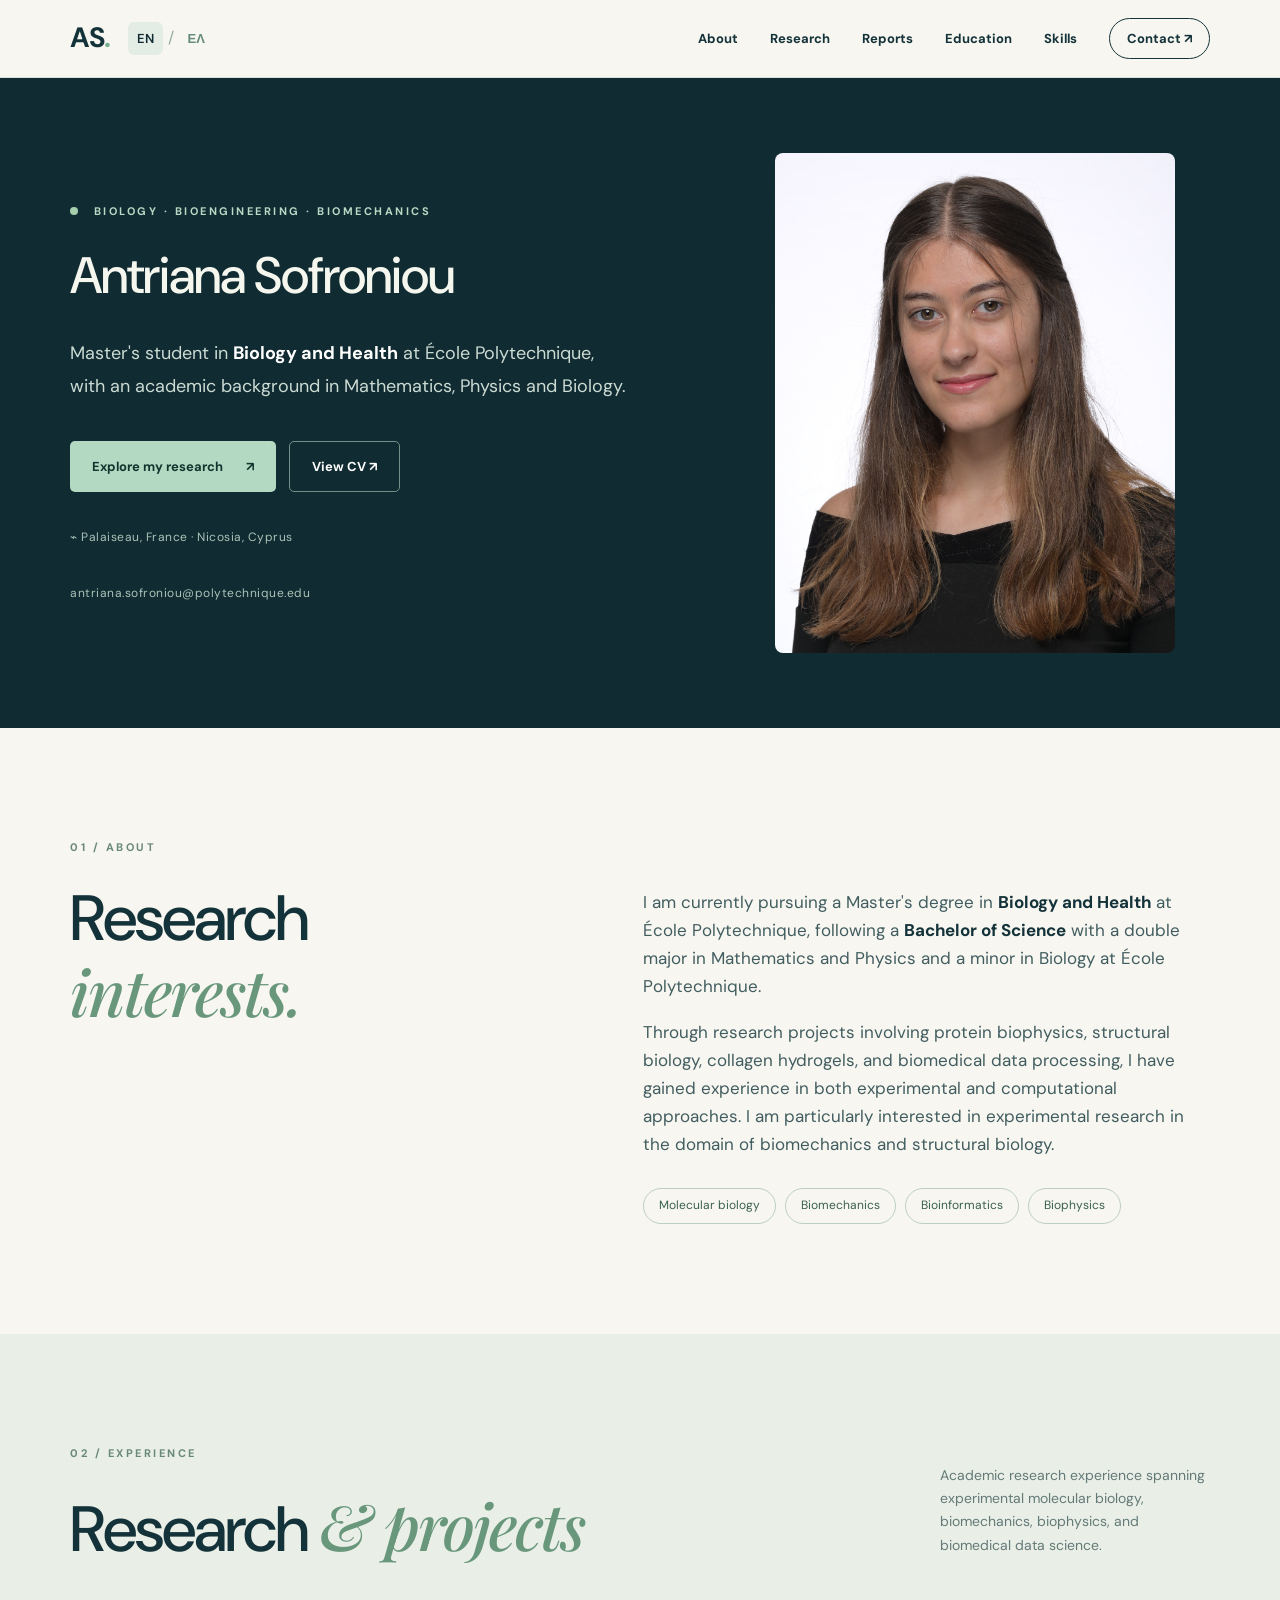
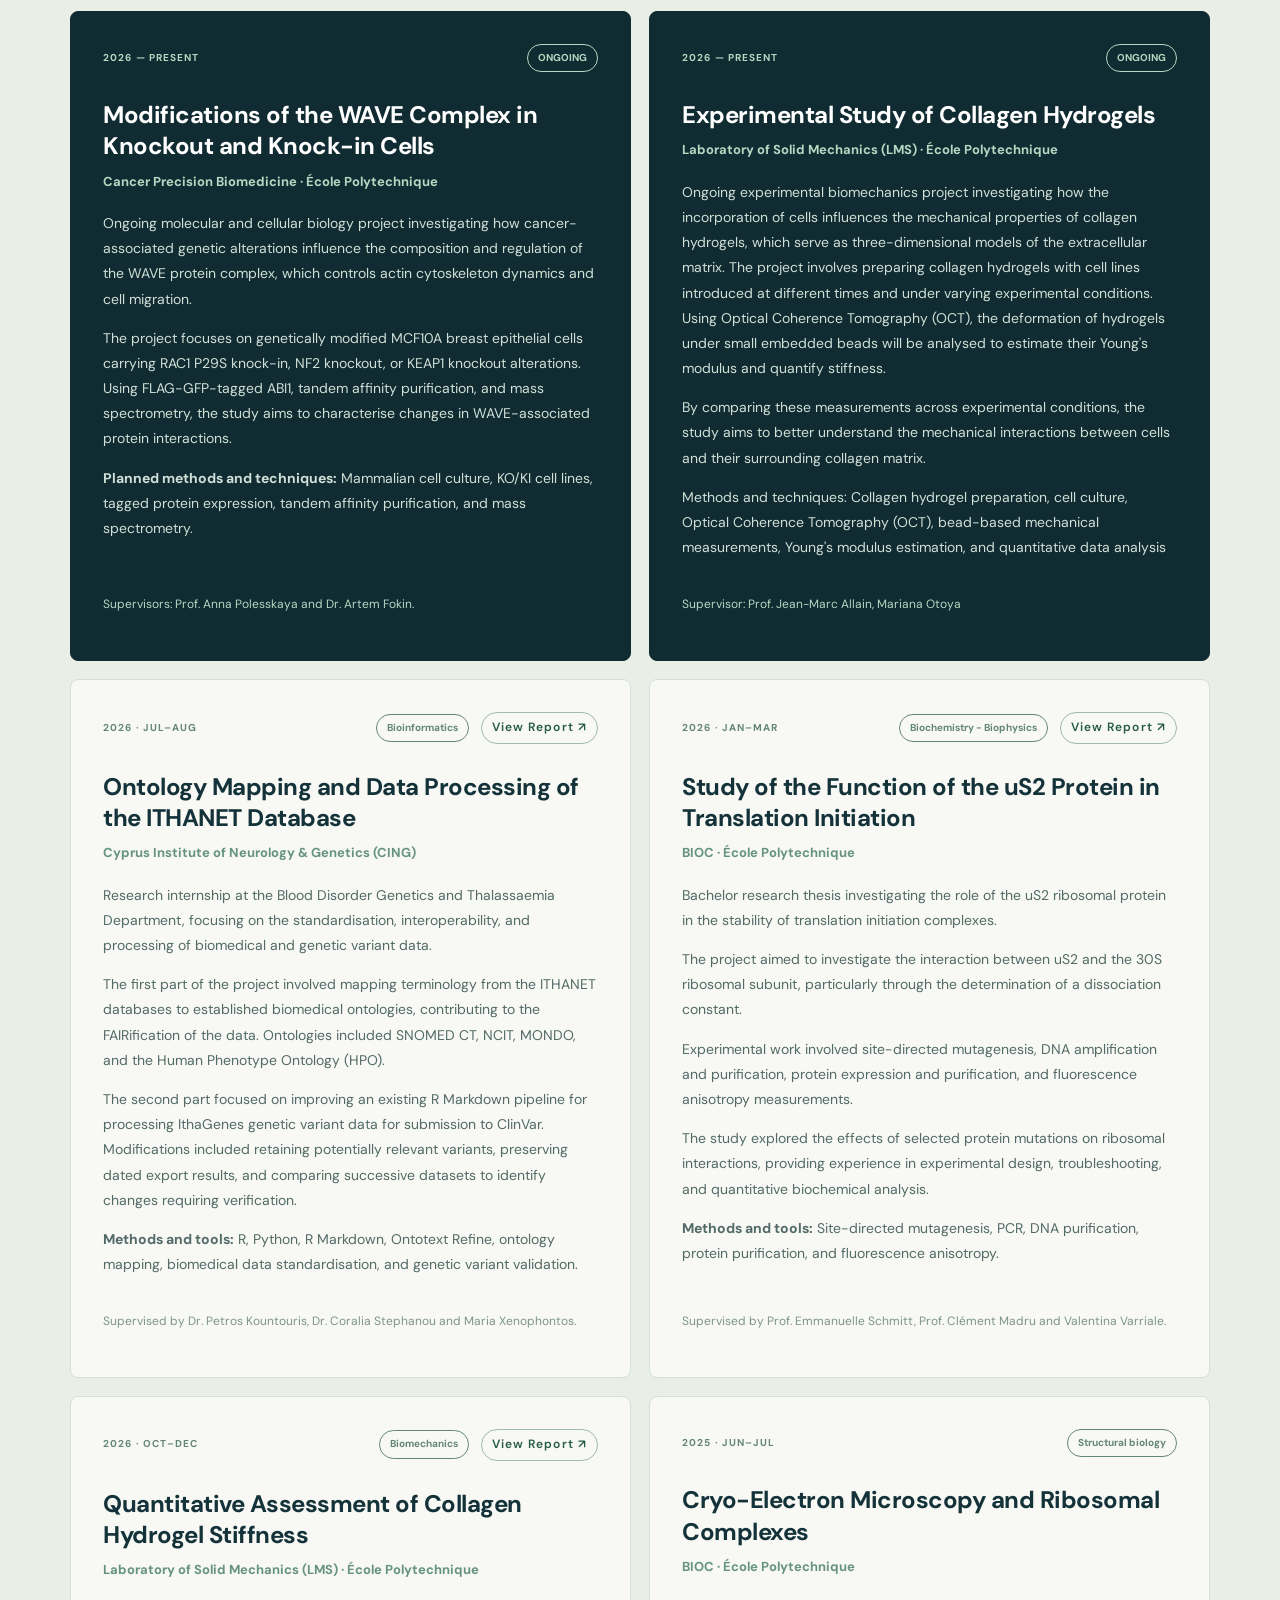
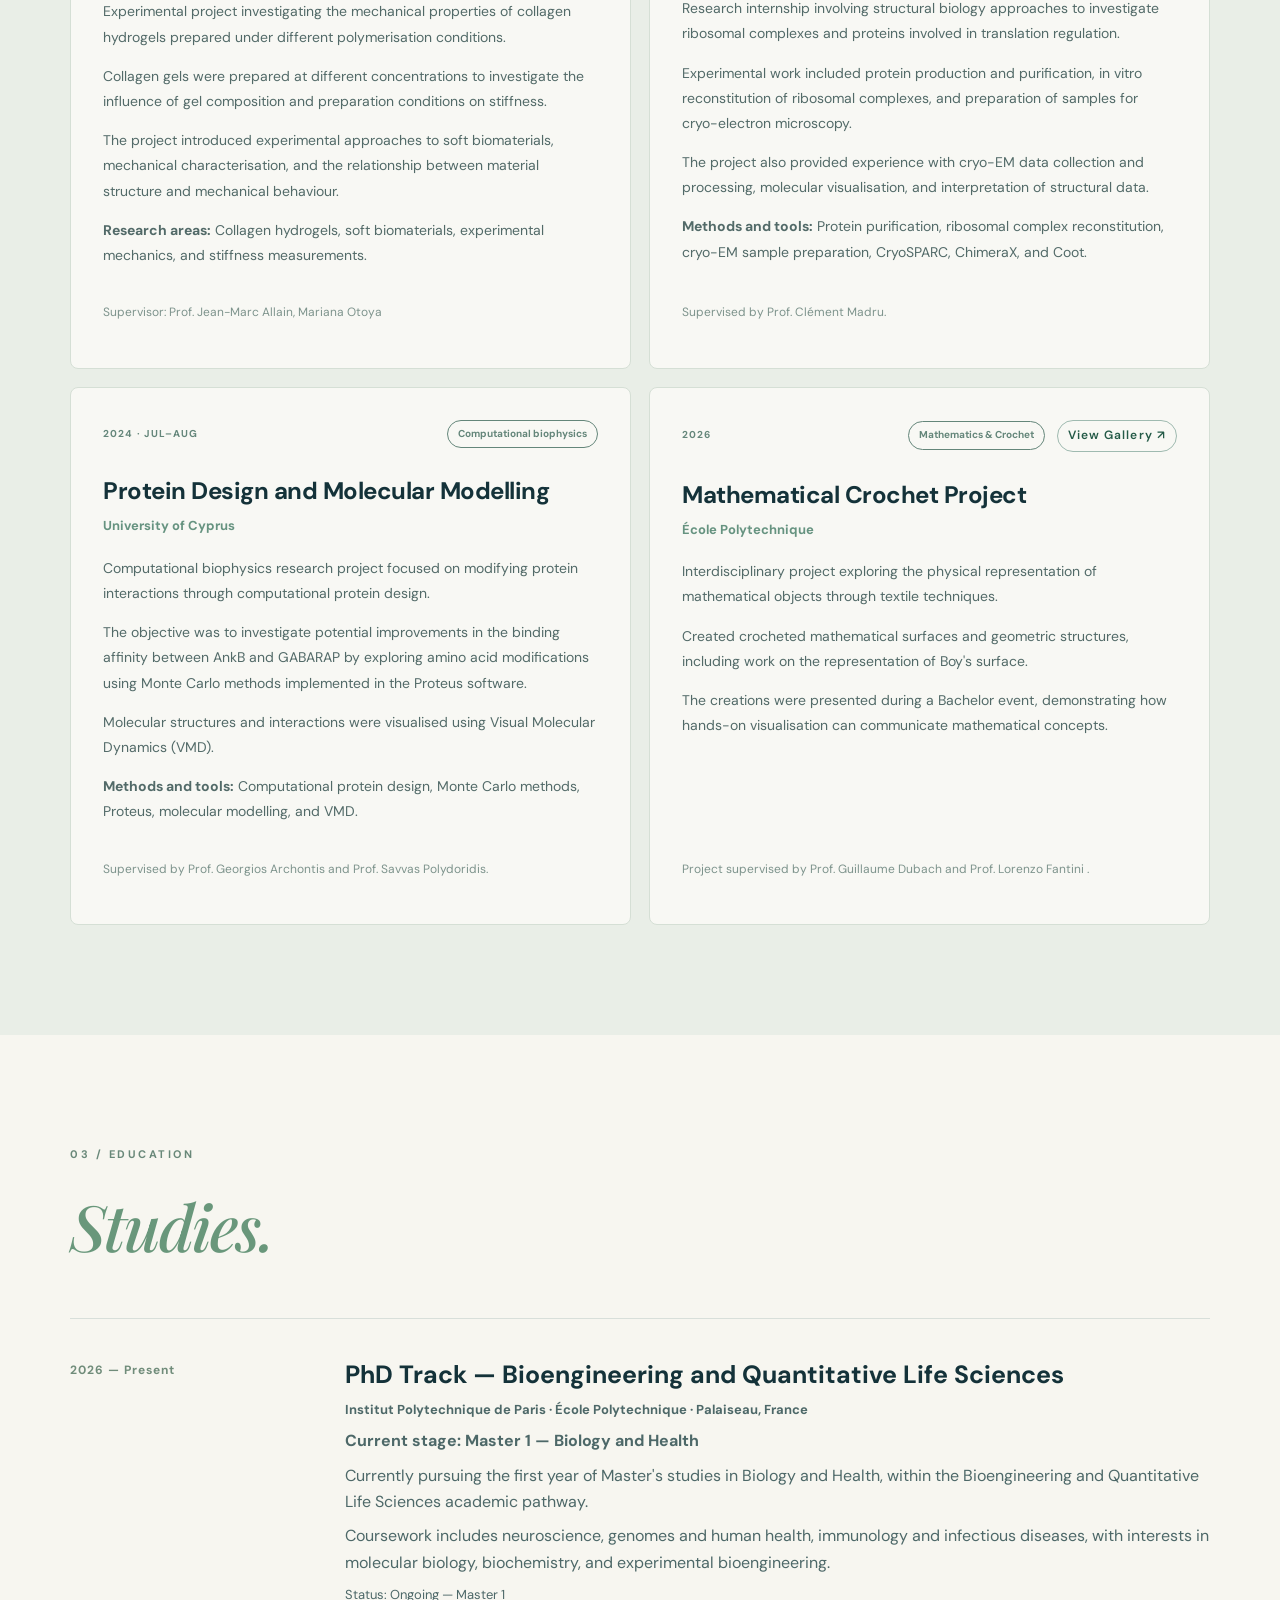
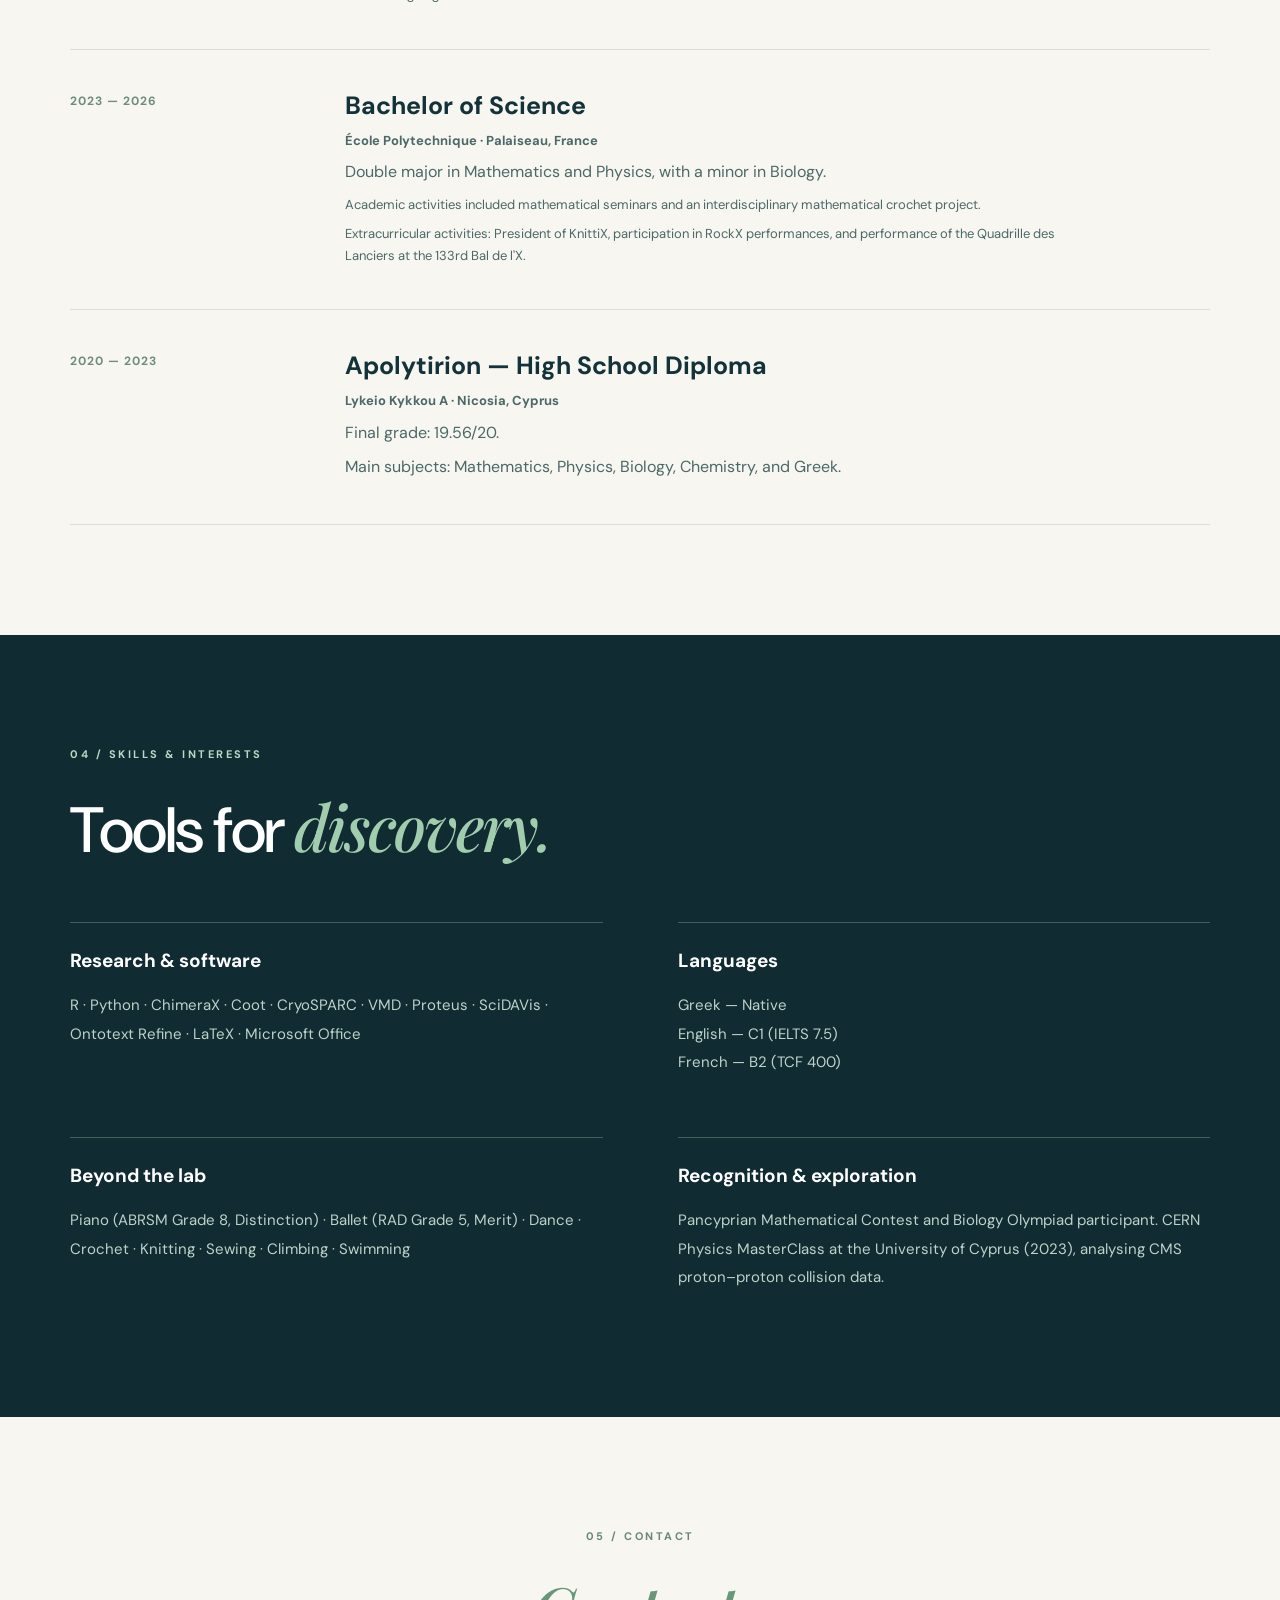
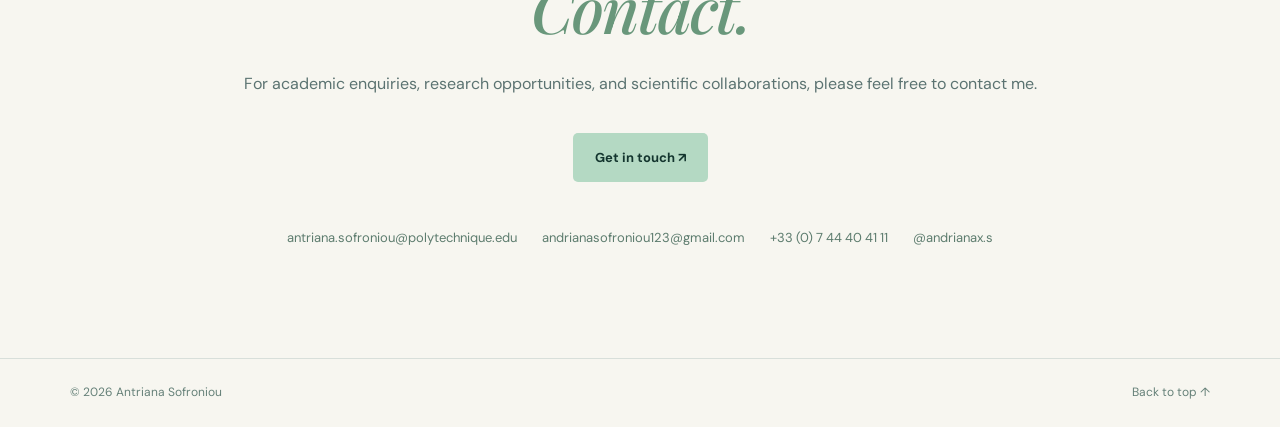
<file: index.html>
<!doctype html>
<html lang="en">

<head>
  <meta charset="utf-8">
  <meta name="viewport" content="width=device-width, initial-scale=1">

  <meta name="description"
    content="Antriana Sofroniou — Master's student in Biology and Health at École Polytechnique, with research experience in molecular biology, biomechanics, bioinformatics and biophysics.">

  <meta name="theme-color" content="#102b31">

  <title>Antriana Sofroniou | Academic & Research Portfolio</title>

  <link rel="stylesheet" href="style.css?v=3">  
  <script src="script.js" defer></script>
</head>

<body>

  <a class="skip" href="#main">Skip to main content</a>

  <!-- NAVIGATION -->

  <header class="site-header">
    <nav class="nav wrap" aria-label="Main navigation">

      <a href="#top" class="brand">
        AS<span class="brand-dot">.</span>
      </a>


      <div class="language-switcher" aria-label="Select language">
        <a href="index.html" lang="en" aria-current="page">EN</a>
        <span class="lang-divider">/</span>
        <a href="el.html" lang="el">ΕΛ</a>
      </div>


      <button
        class="menu-toggle"
        aria-expanded="false"
        aria-controls="nav-links"
        aria-label="Toggle menu">
        ☰
      </button>

      <div class="nav-links" id="nav-links">
        <a href="#about">About</a>
        <a href="#experience">Research</a>
        <a href="#reports">Reports</a>
        <a href="#education">Education</a>
        <a href="#skills">Skills</a>
        <a href="#contact" class="nav-contact">Contact ↗</a>
      </div>

    </nav>
  </header>

  <main id="main">

    <!-- HERO -->

    <section class="hero" id="top">
      <div class="wrap hero-grid">

        <div>

          <p class="eyebrow">
            <span class="signal"></span>
            BIOLOGY · BIOENGINEERING · BIOMECHANICS
          </p>

          <h1>Antriana Sofroniou</h1>

          <p class="hero-lead">
            Master's student in <strong>Biology and Health</strong>
            at École Polytechnique, with an academic background
            in Mathematics, Physics and Biology.
          </p>

          <div class="actions">

            <a class="btn btn-primary" href="#experience">
              Explore my research <span>↗</span>
            </a>

            <a class="btn btn-secondary"
              href="cv.pdf"
              target="_blank"
              rel="noopener noreferrer">
              View CV ↗
            </a>

          </div>

          <p class="location">
            ⌁ Palaiseau, France · Nicosia, Cyprus
          </p>

          <p class="location">
            <a href="mailto:antriana.sofroniou@polytechnique.edu">
              antriana.sofroniou@polytechnique.edu
            </a>
          </p>

        </div>

        <!-- PROFILE PHOTOGRAPH -->

        <div class="hero-photo">
          <img
            src="images/profile.jpg"
            alt="Portrait of Antriana Sofroniou">
        </div>

      </div>
    </section>


    <!-- ABOUT / RESEARCH INTERESTS -->

    <section class="section intro-section" id="about">

      <div class="wrap two-col">

        <div>
          <p class="eyebrow dark">01 / ABOUT</p>

          <h2>
            Research<br>
            <em>interests.</em>
          </h2>
        </div>

        <div class="intro-copy">

          <p>
            I am currently pursuing a Master's degree in
            <strong>Biology and Health</strong> at École Polytechnique,
            following a <strong>Bachelor of Science</strong> with a double major
            in Mathematics and Physics and a minor in Biology at École Polytechnique.
          </p>

          <p>
            Through research projects involving protein biophysics,
            structural biology, collagen hydrogels, and biomedical
            data processing, I have gained experience in both
            experimental and computational approaches.
            I am particularly interested in experimental research in the domain of biomechanics and structural biology.
          </p>

          <div class="tags">
            <span>Molecular biology</span>
            <span>Biomechanics</span>
            <span>Bioinformatics</span>
            <span>Biophysics</span>
          </div>

        </div>

      </div>
    </section>


    <!-- RESEARCH EXPERIENCE -->

    <section class="section section-tinted" id="experience">

      <div class="wrap">

        <div class="section-heading">

          <div>
            <p class="eyebrow dark">02 / EXPERIENCE</p>

            <h2>
              Research <em>& projects</em>
            </h2>
          </div>

          <p class="heading-note">
            Academic research experience spanning experimental
            molecular biology, biomechanics, biophysics, and biomedical data science.
          </p>

        </div>


        <div class="experience-grid">
          
          <!-- ONGOING PROJECT 1: CANCER -->

          <article class="project ongoing-project">

            <div class="project-meta">
              <span>2026 — PRESENT</span>
              <span class="type">ONGOING</span>
            </div>

                        
            <h3>
              Modifications of the WAVE Complex in
              Knockout and Knock-in Cells
            </h3>

            <p class="institution">
              Cancer Precision Biomedicine · École Polytechnique
            </p>

            <p>
              Ongoing molecular and cellular biology project
              investigating how cancer-associated genetic
              alterations influence the composition and
              regulation of the WAVE protein complex,
              which controls actin cytoskeleton dynamics
              and cell migration.
            </p>

            <p>
              The project focuses on genetically modified
              MCF10A breast epithelial cells carrying
              RAC1 P29S knock-in, NF2 knockout, or
              KEAP1 knockout alterations. Using
              FLAG-GFP-tagged ABI1, tandem affinity
              purification, and mass spectrometry,
              the study aims to characterise changes
              in WAVE-associated protein interactions.
            </p>

            <p>
              <strong>Planned methods and techniques:</strong>
              Mammalian cell culture, KO/KI cell lines,
              tagged protein expression, tandem affinity
              purification, and mass spectrometry.
            </p>
            

            <p class="supervisor">
              Supervisors: Prof. Anna Polesskaya and Dr. Artem Fokin.
            </p>

          </article>


          <!-- ONGOING PROJECT 2: COLLAGEN -->

          <article class="project ongoing-project">

            <div class="project-meta">
              <span>2026 — PRESENT</span>
              <span class="type">ONGOING</span>
            </div>

            <h3>Experimental Study of Collagen Hydrogels</h3>

            <p class="institution">
              Laboratory of Solid Mechanics (LMS) ·
              École Polytechnique
            </p>

            <p>
              Ongoing experimental biomechanics project investigating how the incorporation of cells influences the mechanical properties of collagen hydrogels, which serve as three-dimensional models of the extracellular matrix.
              The project involves preparing collagen hydrogels with cell lines introduced at different times and under varying experimental conditions. Using Optical Coherence Tomography (OCT), the deformation of hydrogels under small embedded beads will be analysed to estimate their Young's modulus and quantify stiffness.
            </p>
            <p>
              By comparing these measurements across experimental conditions, the study aims to better understand the mechanical interactions between cells and their surrounding collagen matrix.
            </p>
            <p>
              Methods and techniques: Collagen hydrogel preparation, cell culture, Optical Coherence Tomography (OCT), bead-based mechanical measurements, Young's modulus estimation, and quantitative data analysis

            </p>

            <p class="supervisor">
              Supervisor: Prof. Jean-Marc Allain, Mariana Otoya
            </p>

          </article>

          <!-- PROJECT 1: CING -->

          <article class="project">

            
            <div class="project-meta">
              <span>2026 · JUL–AUG</span>

              <div class="project-meta-actions">
                <span class="type">Bioinformatics</span>

                <a href="reports/ithanet-report.pdf"
                  class="report-button"
                  target="_blank"
                  rel="noopener noreferrer">
                  View Report ↗
                </a>
              </div>
            </div>


            <h3>
              Ontology Mapping and Data Processing
              of the ITHANET Database
            </h3>

            <p class="institution">
              Cyprus Institute of Neurology & Genetics (CING)
            </p>

            <p>
              Research internship at the Blood Disorder Genetics
              and Thalassaemia Department, focusing on the
              standardisation, interoperability, and processing
              of biomedical and genetic variant data.
            </p>

            <p>
              The first part of the project involved mapping
              terminology from the ITHANET databases to
              established biomedical ontologies, contributing
              to the FAIRification of the data.
              Ontologies included SNOMED CT, NCIT, MONDO,
              and the Human Phenotype Ontology (HPO).
            </p>

            <p>
              The second part focused on improving an existing
              R Markdown pipeline for processing IthaGenes
              genetic variant data for submission to ClinVar.
              Modifications included retaining potentially
              relevant variants, preserving dated export results,
              and comparing successive datasets to identify
              changes requiring verification.
            </p>

            <p>
              <strong>Methods and tools:</strong>
              R, Python, R Markdown, Ontotext Refine,
              ontology mapping, biomedical data standardisation,
              and genetic variant validation.
            </p>

            <p class="supervisor">
              Supervised by Dr. Petros Kountouris,
              Dr. Coralia Stephanou and Maria Xenophontos.
            </p>

          </article>

           <!-- PROJECT 5: BACHELOR THESIS -->

          <article class="project">

            
            <div class="project-meta">
              <span>2026 · JAN–MAR</span>

              <div class="project-meta-actions">
                <span class="type">Biochemistry - Biophysics</span>

                <a href="reports/Thesis-Report.pdf"
                  class="report-button"
                  target="_blank"
                  rel="noopener noreferrer">
                  View Report ↗
                </a>
              </div>
            </div>

            <h3>
              Study of the Function of the uS2 Protein
              in Translation Initiation
            </h3>

            <p class="institution">
              BIOC · École Polytechnique
            </p>

            <p>
              Bachelor research thesis investigating
              the role of the uS2 ribosomal protein
              in the stability of translation
              initiation complexes.
            </p>

            <p>
              The project aimed to investigate the interaction
              between uS2 and the 30S ribosomal subunit,
              particularly through the determination
              of a dissociation constant.
            </p>

            <p>
              Experimental work involved site-directed
              mutagenesis, DNA amplification and
              purification, protein expression
              and purification, and fluorescence
              anisotropy measurements.
            </p>

            <p>
              The study explored the effects of selected
              protein mutations on ribosomal interactions,
              providing experience in experimental design,
              troubleshooting, and quantitative
              biochemical analysis.
            </p>

            <p>
              <strong>Methods and tools:</strong>
              Site-directed mutagenesis, PCR,
              DNA purification, protein purification,
              and fluorescence anisotropy.
            </p>

            <p class="supervisor">
              Supervised by Prof. Emmanuelle Schmitt,
              Prof. Clément Madru and Valentina Varriale.
            </p>

          </article>

          <!-- PROJECT 2: COLLAGEN HYDROGELS -->

          <article class="project">

            <div class="project-meta">
              <span>2026 · OCT–DEC</span>

              <div class="project-meta-actions">
                <span class="type">Biomechanics</span>

                <a href="reports/collagen-report.pdf"
                  class="report-button"
                  target="_blank"
                  rel="noopener noreferrer">
                  View Report ↗
                </a>
              </div>
            </div>

            <h3>
              Quantitative Assessment of Collagen
              Hydrogel Stiffness
            </h3>

            <p class="institution">
              Laboratory of Solid Mechanics (LMS) · École Polytechnique
            </p>

            <p>
              Experimental project investigating the mechanical
              properties of collagen hydrogels prepared under
              different polymerisation conditions.
            </p>

            <p>
              Collagen gels were prepared at different
              concentrations to investigate the influence
              of gel composition and preparation conditions
              on stiffness.
            </p>

            <p>
              The project introduced experimental approaches
              to soft biomaterials, mechanical characterisation,
              and the relationship between material structure
              and mechanical behaviour.
            </p>

            <p>
              <strong>Research areas:</strong>
              Collagen hydrogels, soft biomaterials,
              experimental mechanics, and stiffness measurements.
            </p>

            <p class="supervisor">
              Supervisor: Prof. Jean-Marc Allain, Mariana Otoya
            </p>

          </article>


          <!-- PROJECT 3: CRYO-EM -->

          <article class="project">

            <div class="project-meta">
              <span>2025 · JUN–JUL</span>
              <span class="type">Structural biology</span>
            </div>
            <h3>
              Cryo-Electron Microscopy and
              Ribosomal Complexes
            </h3>

            <p class="institution">
              BIOC · École Polytechnique
            </p>

            <p>
              Research internship involving structural
              biology approaches to investigate ribosomal
              complexes and proteins involved in
              translation regulation.
            </p>

            <p>
              Experimental work included protein production
              and purification, in vitro reconstitution of
              ribosomal complexes, and preparation of samples
              for cryo-electron microscopy.
            </p>

            <p>
              The project also provided experience with
              cryo-EM data collection and processing,
              molecular visualisation, and interpretation
              of structural data.
            </p>

            <p>
              <strong>Methods and tools:</strong>
              Protein purification, ribosomal complex
              reconstitution, cryo-EM sample preparation,
              CryoSPARC, ChimeraX, and Coot.
            </p>

            <p class="supervisor">
              Supervised by Prof. Clément Madru.
            </p>

          </article>


          <!-- PROJECT 4: PROTEIN DESIGN -->

          <article class="project">

            <div class="project-meta">
              <span>2024 · JUL–AUG</span>
              <span class="type">Computational biophysics</span>
            </div>
            <h3>
              Protein Design and Molecular Modelling
            </h3>

            <p class="institution">
              University of Cyprus
            </p>

            <p>
              Computational biophysics research project
              focused on modifying protein interactions
              through computational protein design.
            </p>

            <p>
              The objective was to investigate potential
              improvements in the binding affinity between
              AnkB and GABARAP by exploring amino acid
              modifications using Monte Carlo methods
              implemented in the Proteus software.
            </p>

            <p>
              Molecular structures and interactions
              were visualised using Visual Molecular
              Dynamics (VMD).
            </p>

            <p>
              <strong>Methods and tools:</strong>
              Computational protein design,
              Monte Carlo methods, Proteus,
              molecular modelling, and VMD.
            </p>

            <p class="supervisor">
              Supervised by Prof. Georgios Archontis
              and Prof. Savvas Polydoridis.
            </p>

          </article>





          <!-- PROJECT 6: MATHEMATICAL CROCHET -->

          <article class="project">


            <div class="project-meta">
              <span>2026</span>

              <div class="project-meta-actions">
                <span class="type">Mathematics & Crochet</span>

                <a href="reports/crochet-report.pdf"
                  class="report-button"
                  target="_blank"
                  rel="noopener noreferrer">
                  View Gallery ↗
                </a>
              </div>
            </div>

            <h3>
              Mathematical Crochet Project
            </h3>

            <p class="institution">
              École Polytechnique
            </p>

            <p>
              Interdisciplinary project exploring the
              physical representation of mathematical
              objects through textile techniques.
            </p>

            <p>
              Created crocheted mathematical surfaces
              and geometric structures, including work
              on the representation of Boy's surface.
            </p>

            <p>
              The creations were presented during
              a Bachelor event, demonstrating how
              hands-on visualisation can communicate
              mathematical concepts.
            </p>
            
            <p class="supervisor">
              Project supervised by
              <a href="https://guillaume-dubach.perso.cmls.polytechnique.fr/"
                target="_blank" rel="noopener noreferrer">
                Prof. Guillaume Dubach
              </a>
              and
              <a href="https://lorenzofantini.eu/"
                target="_blank" rel="noopener noreferrer">
                Prof. Lorenzo Fantini
              </a>.
            </p>

          </article>

        </div>

      </div>

    </section>


    <!-- EDUCATION -->

    <section class="section" id="education">

      <div class="wrap">

        <p class="eyebrow dark">03 / EDUCATION</p>

        <h2>
          <em>Studies.</em>
        </h2>

        <div class="timeline">

          <!-- CURRENT MASTER'S -->

          <article class="timeline-item">

            <div class="date">
              2026 — Present
            </div>

            <div>

              <h3>
                PhD Track — Bioengineering and
                Quantitative Life Sciences
              </h3>

              <p class="institution">
                Institut Polytechnique de Paris ·
                École Polytechnique · Palaiseau, France
              </p>

              <p>
                <strong>
                  Current stage: Master 1 — Biology and Health
                </strong>
              </p>

              <p>
                Currently pursuing the first year of
                Master's studies in Biology and Health,
                within the Bioengineering and Quantitative
                Life Sciences academic pathway.
              </p>

              <p>
                Coursework includes neuroscience,
                genomes and human health,
                immunology and infectious diseases,
                with interests in molecular biology,
                biochemistry, and experimental bioengineering.
              </p>

              <p class="small">
                Status: Ongoing — Master 1
              </p>

            </div>

          </article>


          <!-- BACHELOR -->

          <article class="timeline-item">

            <div class="date">
              2023 — 2026
            </div>

            <div>

              <h3>Bachelor of Science</h3>

              <p class="institution">
                École Polytechnique · Palaiseau, France
              </p>

              <p>
                Double major in Mathematics and Physics,
                with a minor in Biology.
              </p>

              <p class="small">
                Academic activities included mathematical
                seminars and an interdisciplinary
                mathematical crochet project.
              </p>

              <p class="small">
                Extracurricular activities:
                President of KnittiX, participation
                in RockX performances, and
                performance of the Quadrille des Lanciers
                at the 133rd Bal de l'X.
              </p>

            </div>

          </article>


          <!-- HIGH SCHOOL -->

          <article class="timeline-item">

            <div class="date">
              2020 — 2023
            </div>

            <div>

              <h3>
                Apolytirion — High School Diploma
              </h3>

              <p class="institution">
                Lykeio Kykkou A · Nicosia, Cyprus
              </p>

              <p>
                Final grade: 19.56/20.
              </p>

              <p>
                Main subjects: Mathematics,
                Physics, Biology, Chemistry,
                and Greek.
              </p>

            </div>

          </article>

        </div>

      </div>

    </section>


    <!-- SKILLS AND INTERESTS -->

    <section class="section section-dark" id="skills">

      <div class="wrap">

        <p class="eyebrow">
          04 / SKILLS & INTERESTS
        </p>

        <h2>
          Tools for <em>discovery.</em>
        </h2>

        <div class="skills-grid">

          <div>

            <h3>Research & software</h3>

            <p>
              R · Python · ChimeraX · Coot ·
              CryoSPARC · VMD · Proteus ·
              SciDAVis · Ontotext Refine ·
              LaTeX · Microsoft Office
            </p>

          </div>


          <div>

            <h3>Languages</h3>

            <p>
              Greek — Native<br>
              English — C1 (IELTS 7.5)<br>
              French — B2 (TCF 400)
            </p>

          </div>


          <div>

            <h3>Beyond the lab</h3>

            <p>
              Piano (ABRSM Grade 8, Distinction) ·
              Ballet (RAD Grade 5, Merit) ·
              Dance · Crochet · Knitting ·
              Sewing · Climbing · Swimming
            </p>

          </div>


          <div>

            <h3>Recognition & exploration</h3>

            <p>
              Pancyprian Mathematical Contest
              and Biology Olympiad participant.
              CERN Physics MasterClass at the
              University of Cyprus (2023),
              analysing CMS proton–proton
              collision data.
            </p>

          </div>

        </div>

      </div>

    </section>


    <!-- CONTACT -->

    <section class="section contact-section" id="contact">

      <div class="wrap contact-wrap">

        <p class="eyebrow dark">
          05 / CONTACT
        </p>

        <h2>
          <em>Contact.</em>
        </h2>

        <p>
          For academic enquiries, research opportunities,
          and scientific collaborations, please feel
          free to contact me.
        </p>

        <a class="btn btn-primary"
           href="mailto:antriana.sofroniou@polytechnique.edu">
          Get in touch ↗
        </a>

        <div class="contact-details">

          <a href="mailto:antriana.sofroniou@polytechnique.edu">
            antriana.sofroniou@polytechnique.edu
          </a>

          <a href="mailto:andrianasofroniou123@gmail.com">
            andrianasofroniou123@gmail.com
          </a>

          <a href="tel:+33744404111">
            +33 (0) 7 44 40 41 11
          </a>

          <a href="https://www.instagram.com/andrianax.s/"
            target="_blank"
            rel="noopener noreferrer">
            @andrianax.s
          </a>

        </div>

      </div>

    </section>

  </main>


  <!-- FOOTER -->

  <footer>

    <div class="wrap footer-wrap">

      <span>
        © <span id="year">2026</span>
        Antriana Sofroniou
      </span>

      <a href="#top">
        Back to top ↑
      </a>

    </div>

  </footer>

</body>
</html>
</file>
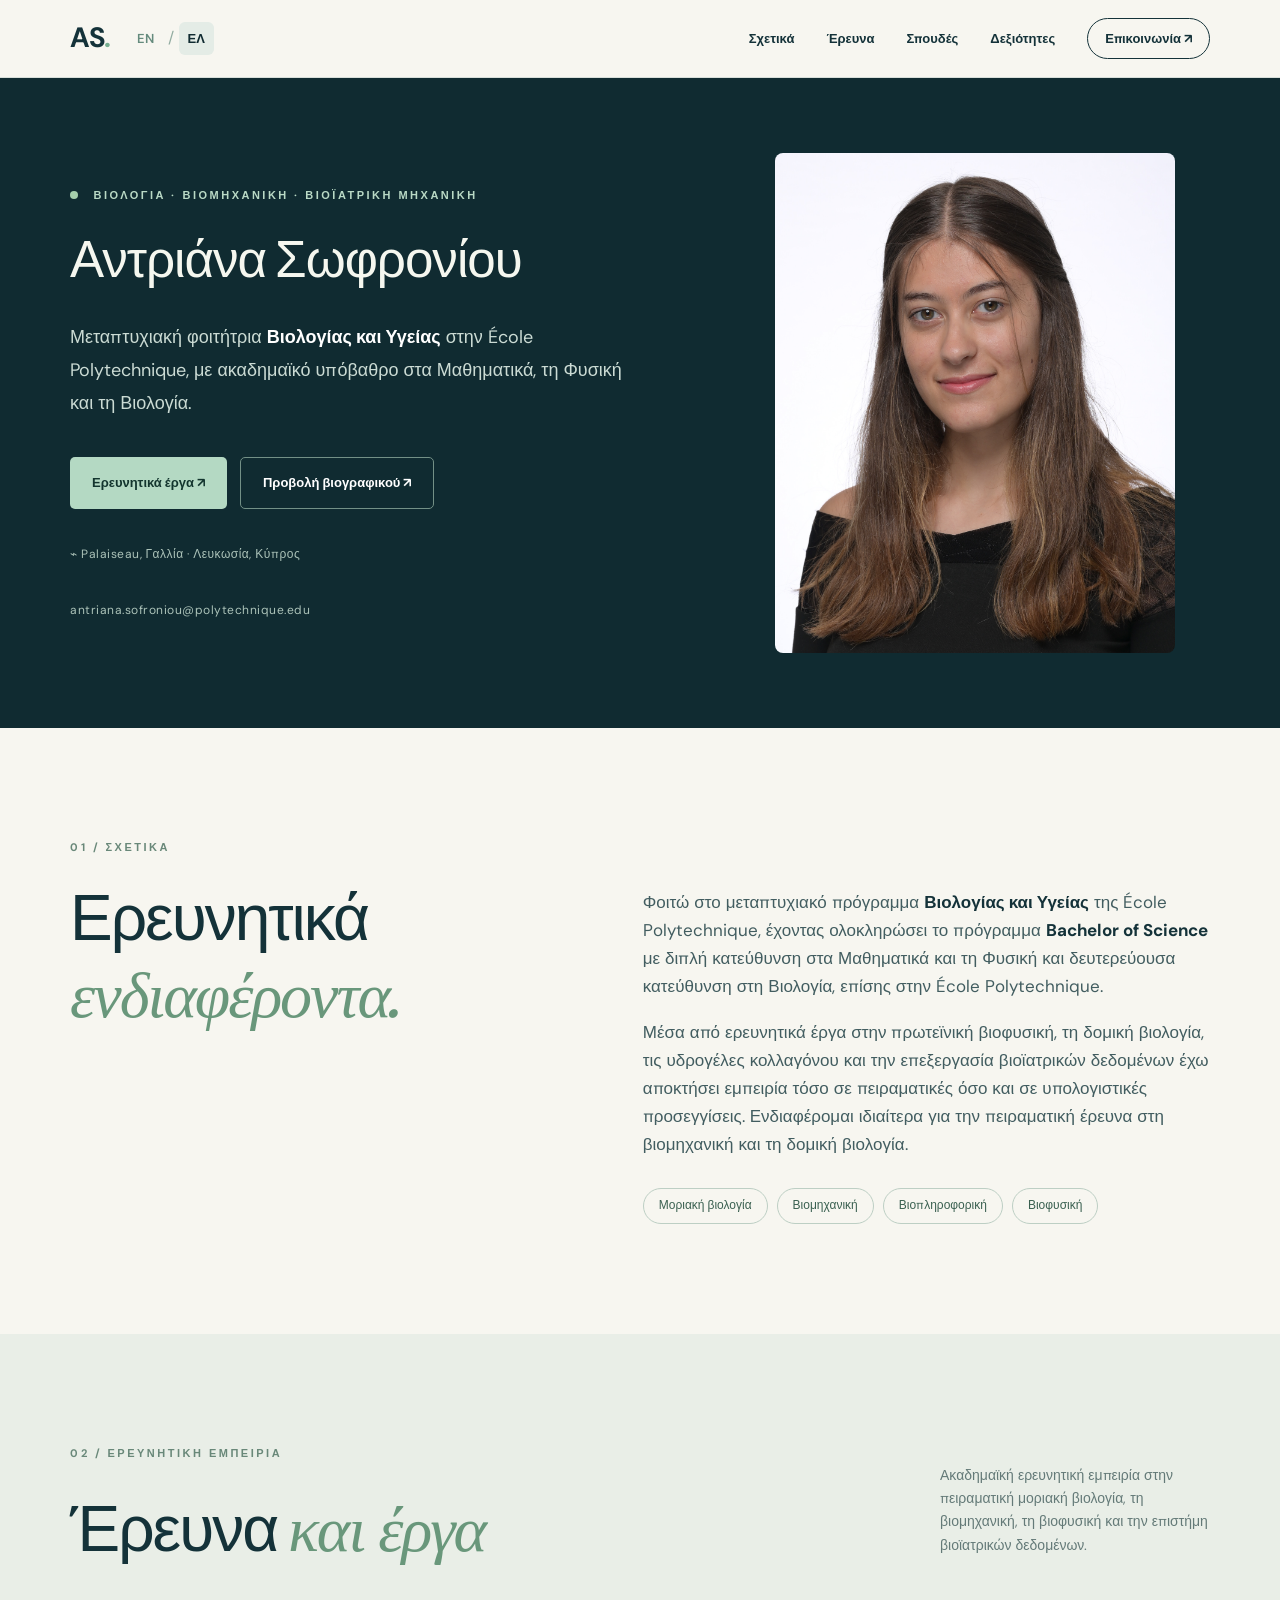
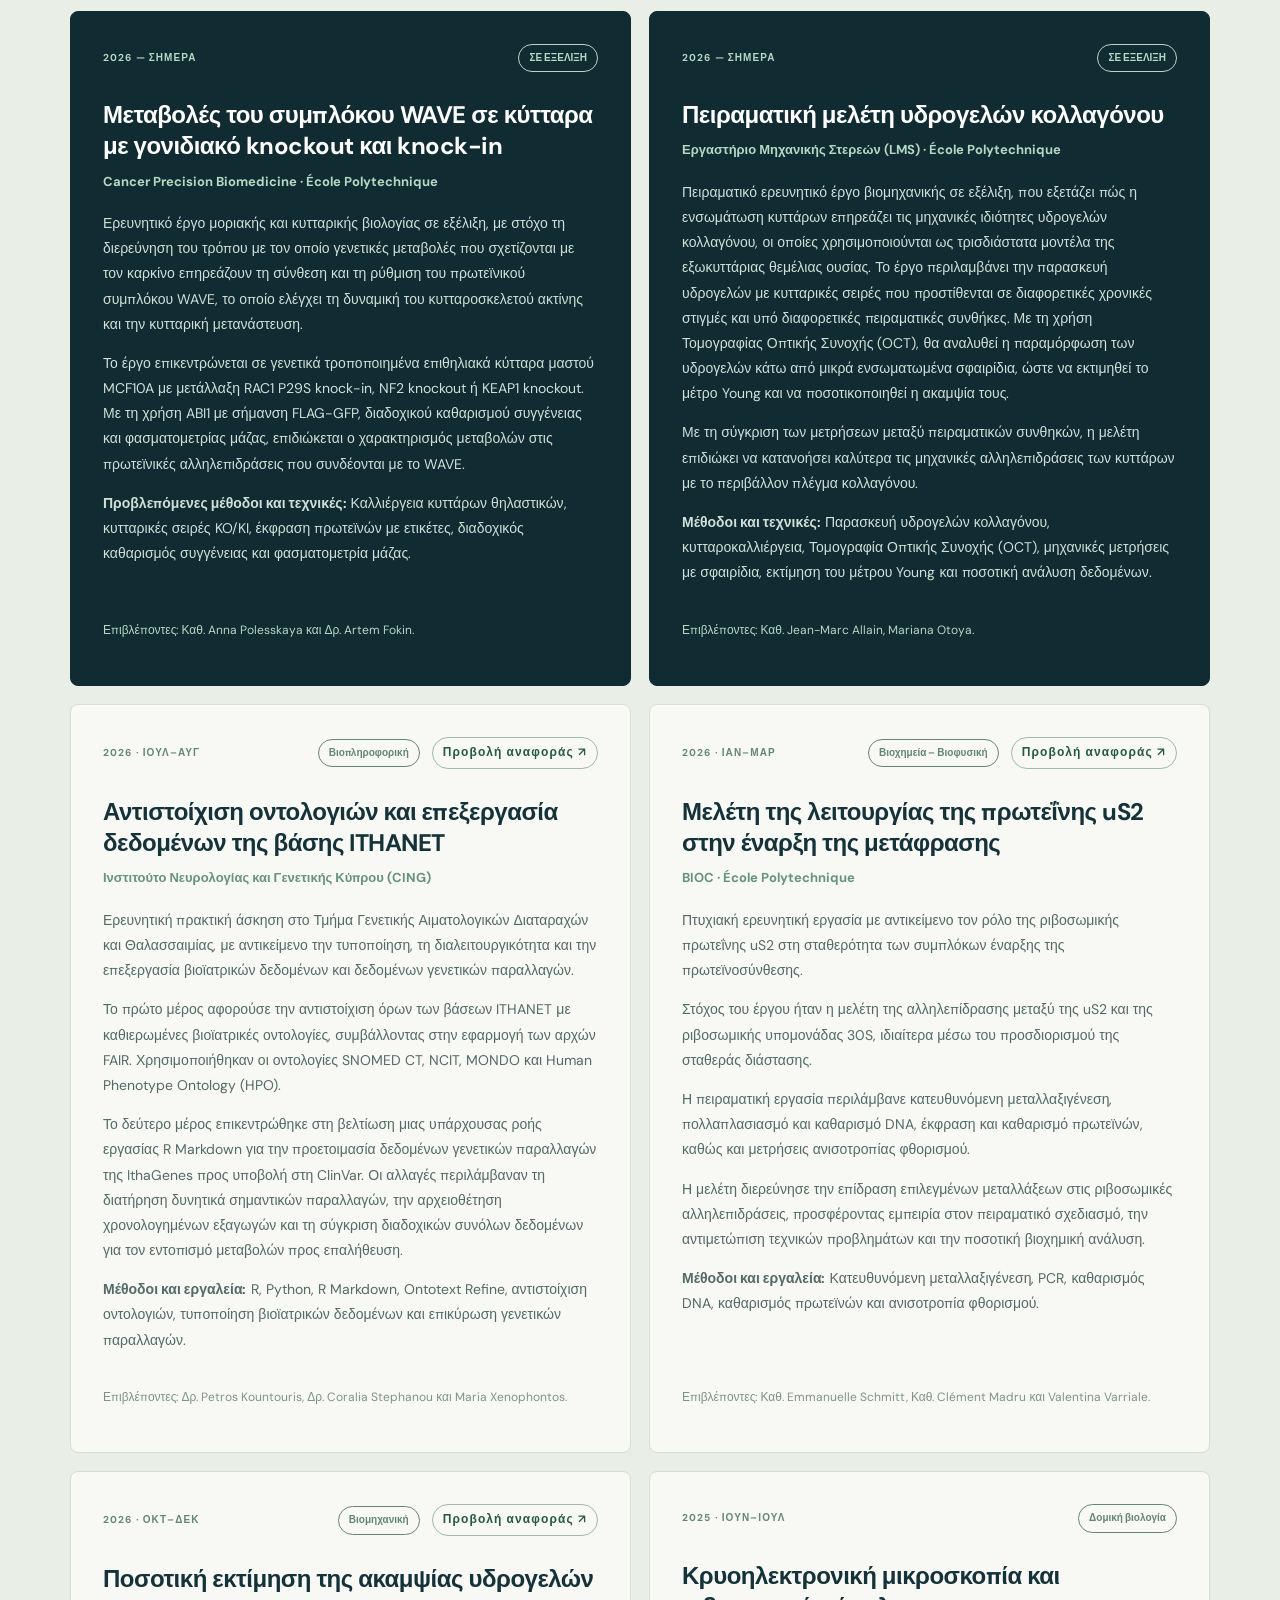
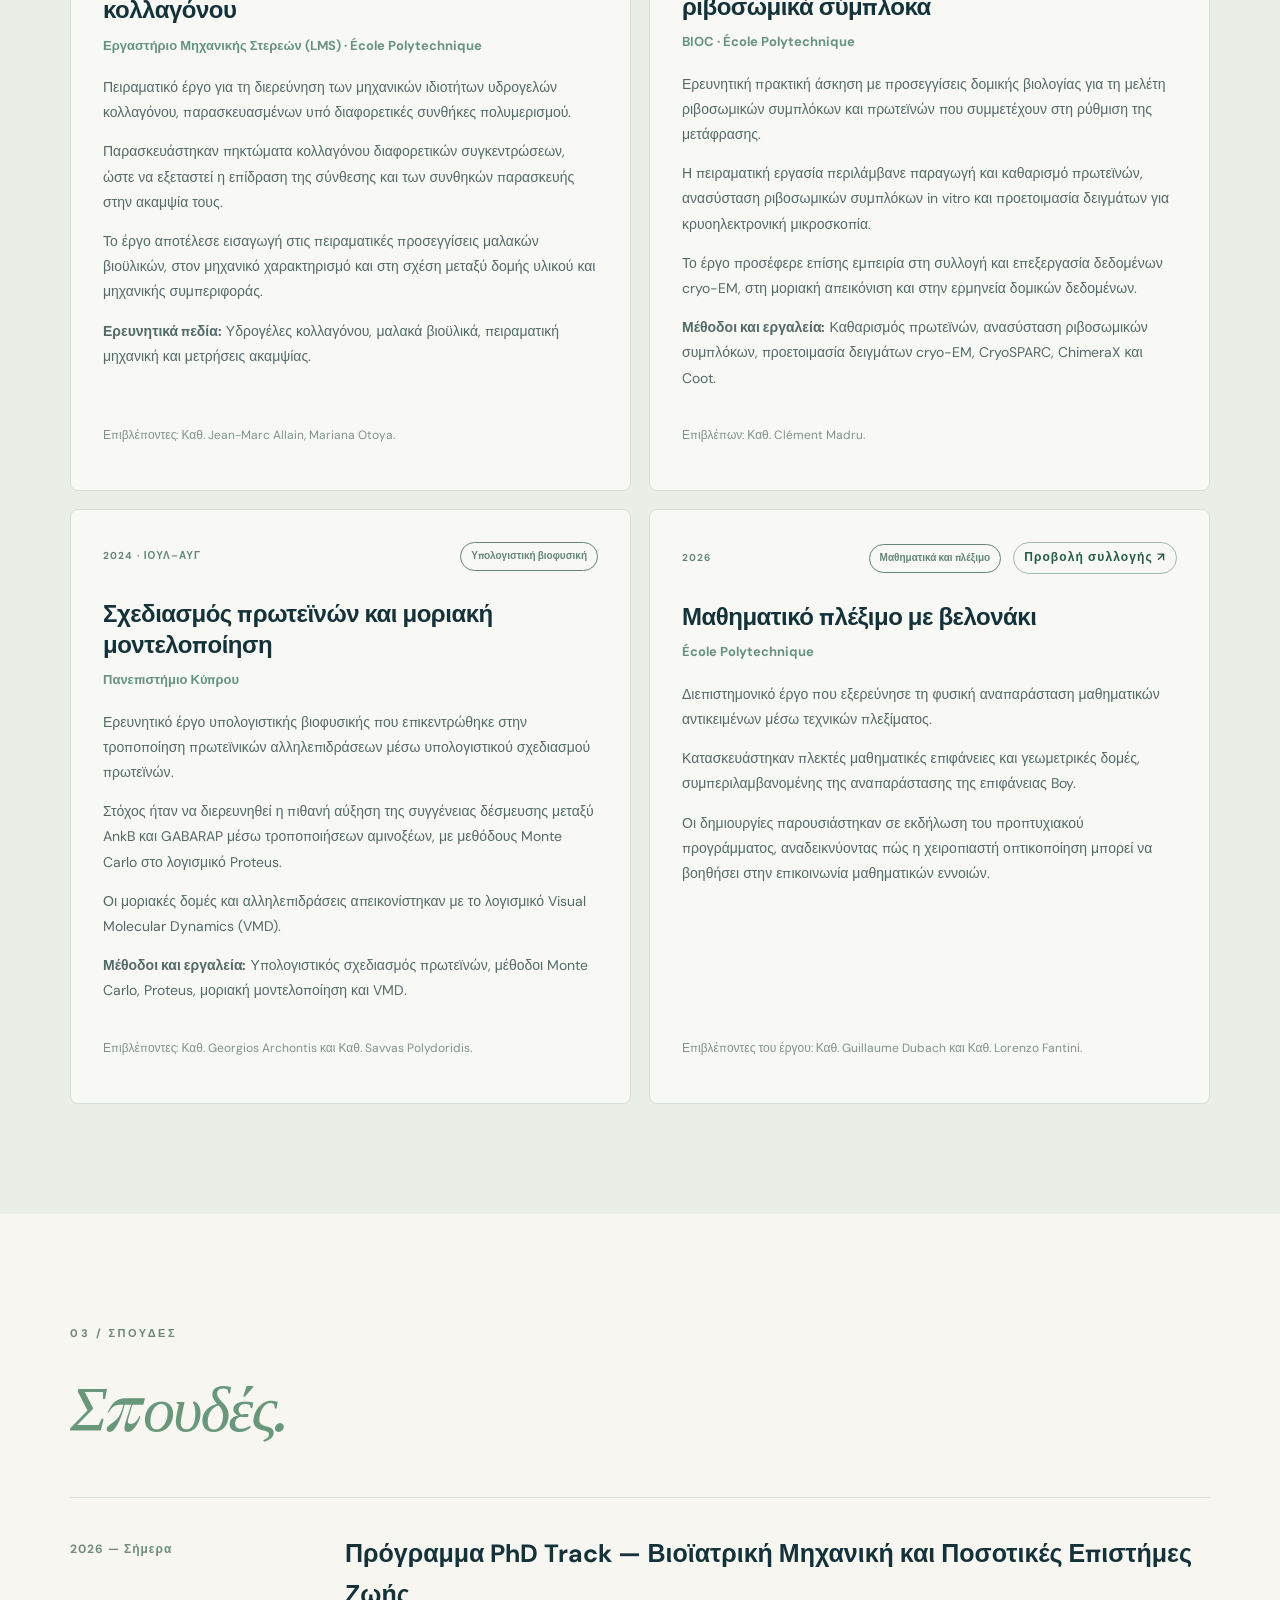
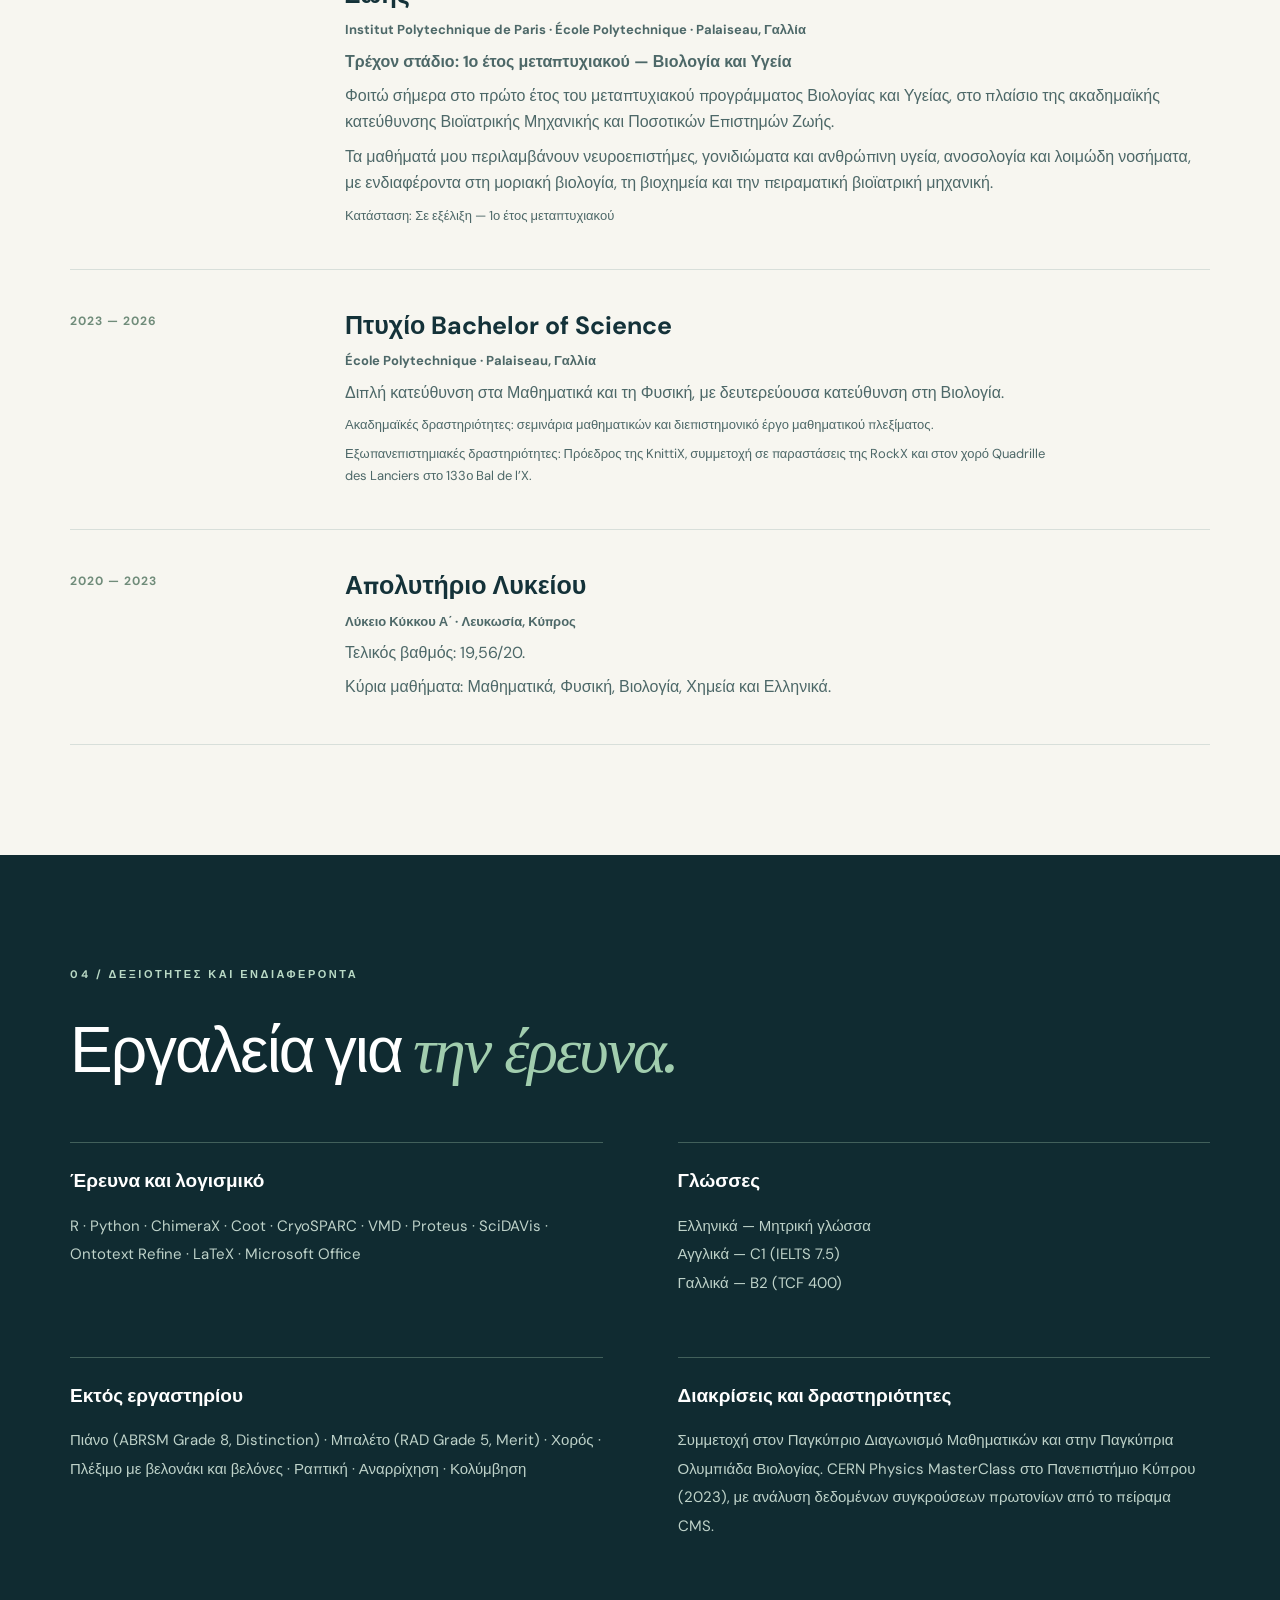
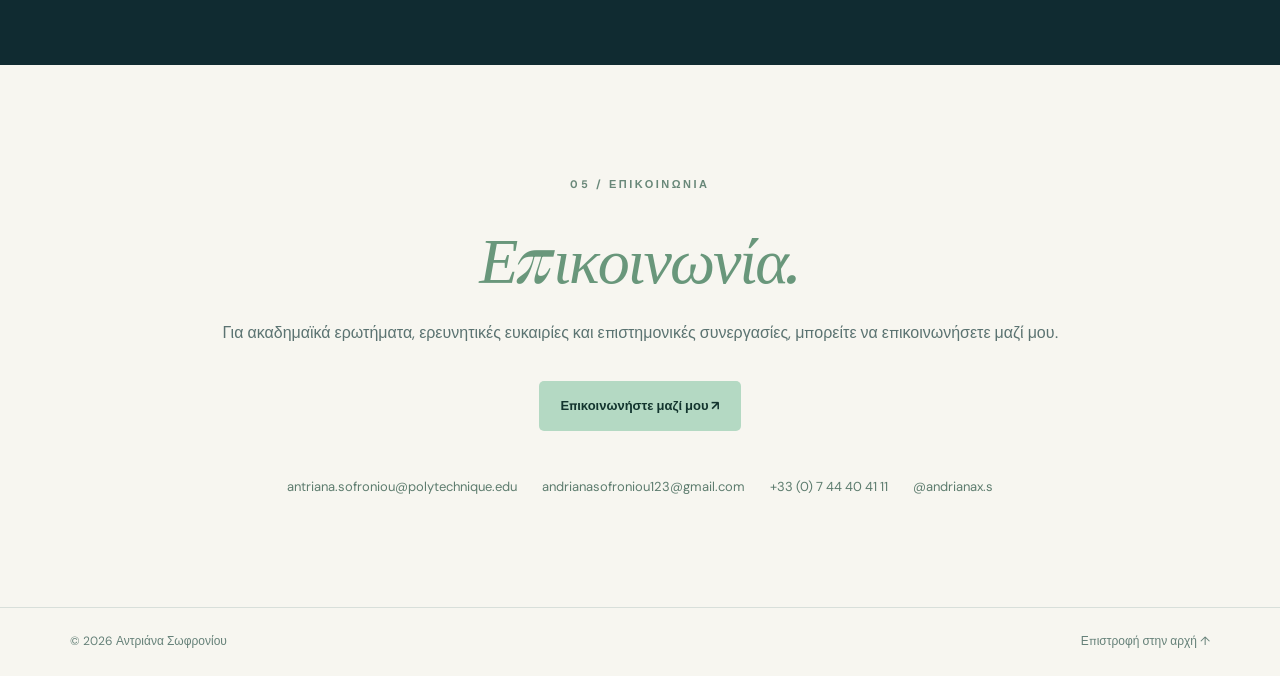
<file: el.html>
<!DOCTYPE html>

<html lang="el">
<head>
<meta charset="utf-8"/>
<meta content="width=device-width, initial-scale=1" name="viewport"/>
<meta content="Αντριάνα Σωφρονίου — μεταπτυχιακή φοιτήτρια Βιολογίας και Υγείας στην École Polytechnique, με ερευνητική εμπειρία στη μοριακή βιολογία, τη βιομηχανική, τη βιοπληροφορική και τη βιοφυσική." name="description"/>
<meta content="#102b31" name="theme-color"/>
<title>Αντριάνα Σωφρονίου | Ακαδημαϊκό και Ερευνητικό Προφίλ</title>
<link rel="stylesheet" href="style.css?v=3">
<script defer="" src="script.js"></script>
<link href="https://antrianasofroniou.github.io/" hreflang="en" rel="alternate"/><link href="https://antrianasofroniou.github.io/el.html" hreflang="el" rel="alternate"/></head>
<body>
<a class="skip" href="#main">Μετάβαση στο κύριο περιεχόμενο</a>
<!-- NAVIGATION -->
<header class="site-header">
<nav aria-label="Κύρια πλοήγηση" class="nav wrap">
<a class="brand" href="#top">
        AS<span class="brand-dot">.</span>
</a>
<div aria-label="Επιλογή γλώσσας" class="language-switcher">
<a href="index.html" lang="en">EN</a>
<span class="lang-divider">/</span>
<a aria-current="page" href="el.html" lang="el">ΕΛ</a>
</div>
<button aria-controls="nav-links" aria-expanded="false" aria-label="Άνοιγμα ή κλείσιμο μενού" class="menu-toggle">
        ☰
      </button>
<div class="nav-links" id="nav-links">
<a href="#about">Σχετικά</a>
<a href="#experience">Έρευνα</a>

<a href="#education">Σπουδές</a>
<a href="#skills">Δεξιότητες</a>
<a class="nav-contact" href="#contact">Επικοινωνία ↗</a>
</div>
</nav>
</header>
<main id="main">
<!-- HERO -->
<section class="hero" id="top">
<div class="wrap hero-grid">
<div>
<p class="eyebrow">
<span class="signal"></span> ΒΙΟΛΟΓΙΑ · ΒΙΟΜΗΧΑΝΙΚΗ · ΒΙΟΪΑΤΡΙΚΗ ΜΗΧΑΝΙΚΗ </p>
<h1>Αντριάνα Σωφρονίου</h1>
<p class="hero-lead">Μεταπτυχιακή φοιτήτρια <strong>Βιολογίας και Υγείας</strong> στην École Polytechnique, με ακαδημαϊκό υπόβαθρο στα Μαθηματικά, τη Φυσική και τη Βιολογία.</p>
<div class="actions">
<a class="btn btn-primary" href="#experience">Ερευνητικά έργα ↗</a>
<a class="btn btn-secondary" href="cv.pdf" rel="noopener noreferrer" target="_blank">Προβολή βιογραφικού ↗</a>
</div>
<p class="location">⌁ Palaiseau, Γαλλία · Λευκωσία, Κύπρος</p>
<p class="location">
<a href="mailto:antriana.sofroniou@polytechnique.edu">
              antriana.sofroniou@polytechnique.edu
            </a>
</p>
</div>
<!-- PROFILE PHOTOGRAPH -->
<div class="hero-photo">
<img alt="Πορτρέτο της Αντριάνας Σωφρονίου" src="images/profile.jpg"/>
</div>
</div>
</section>
<!-- ABOUT / RESEARCH INTERESTS -->
<section class="section intro-section" id="about">
<div class="wrap two-col">
<div>
<p class="eyebrow dark">01 / ΣΧΕΤΙΚΑ</p>
<h2>Ερευνητικά<br/><em>ενδιαφέροντα.</em></h2>
</div>
<div class="intro-copy">
<p>Φοιτώ στο μεταπτυχιακό πρόγραμμα <strong>Βιολογίας και Υγείας</strong> της École Polytechnique, έχοντας ολοκληρώσει το πρόγραμμα <strong>Bachelor of Science</strong> με διπλή κατεύθυνση στα Μαθηματικά και τη Φυσική και δευτερεύουσα κατεύθυνση στη Βιολογία, επίσης στην École Polytechnique.</p>
<p>Μέσα από ερευνητικά έργα στην πρωτεϊνική βιοφυσική, τη δομική βιολογία, τις υδρογέλες κολλαγόνου και την επεξεργασία βιοϊατρικών δεδομένων έχω αποκτήσει εμπειρία τόσο σε πειραματικές όσο και σε υπολογιστικές προσεγγίσεις. Ενδιαφέρομαι ιδιαίτερα για την πειραματική έρευνα στη βιομηχανική και τη δομική βιολογία.</p>
<div class="tags">
<span>Μοριακή βιολογία</span>
<span>Βιομηχανική</span>
<span>Βιοπληροφορική</span>
<span>Βιοφυσική</span>
</div>
</div>
</div>
</section>
<!-- RESEARCH EXPERIENCE -->
<section class="section section-tinted" id="experience">
<div class="wrap">
<div class="section-heading">
<div>
<p class="eyebrow dark">02 / ΕΡΕΥΝΗΤΙΚΗ ΕΜΠΕΙΡΙΑ</p>
<h2>Έρευνα <em>και έργα</em></h2>
</div>
<p class="heading-note">Ακαδημαϊκή ερευνητική εμπειρία στην πειραματική μοριακή βιολογία, τη βιομηχανική, τη βιοφυσική και την επιστήμη βιοϊατρικών δεδομένων.</p>
</div>
<div class="experience-grid">
<!-- ONGOING PROJECT 1: CANCER -->
<article class="project ongoing-project">
<div class="project-meta">
<span>2026 — ΣΗΜΕΡΑ</span>
<span class="type">ΣΕ ΕΞΕΛΙΞΗ</span>
</div>
<h3>Μεταβολές του συμπλόκου WAVE σε κύτταρα με γονιδιακό knockout και knock-in</h3>
<p class="institution">Cancer Precision Biomedicine · École Polytechnique</p>
<p>Ερευνητικό έργο μοριακής και κυτταρικής βιολογίας σε εξέλιξη, με στόχο τη διερεύνηση του τρόπου με τον οποίο γενετικές μεταβολές που σχετίζονται με τον καρκίνο επηρεάζουν τη σύνθεση και τη ρύθμιση του πρωτεϊνικού συμπλόκου WAVE, το οποίο ελέγχει τη δυναμική του κυτταροσκελετού ακτίνης και την κυτταρική μετανάστευση.</p>
<p>Το έργο επικεντρώνεται σε γενετικά τροποποιημένα επιθηλιακά κύτταρα μαστού MCF10A με μετάλλαξη RAC1 P29S knock-in, NF2 knockout ή KEAP1 knockout. Με τη χρήση ABI1 με σήμανση FLAG-GFP, διαδοχικού καθαρισμού συγγένειας και φασματομετρίας μάζας, επιδιώκεται ο χαρακτηρισμός μεταβολών στις πρωτεϊνικές αλληλεπιδράσεις που συνδέονται με το WAVE.</p>
<p><strong>Προβλεπόμενες μέθοδοι και τεχνικές:</strong> Καλλιέργεια κυττάρων θηλαστικών, κυτταρικές σειρές KO/KI, έκφραση πρωτεϊνών με ετικέτες, διαδοχικός καθαρισμός συγγένειας και φασματομετρία μάζας.</p>
<p class="supervisor">Επιβλέποντες: Καθ. Anna Polesskaya και Δρ. Artem Fokin.</p>
</article>
<!-- ONGOING PROJECT 2: COLLAGEN -->
<article class="project ongoing-project">
<div class="project-meta">
<span>2026 — ΣΗΜΕΡΑ</span>
<span class="type">ΣΕ ΕΞΕΛΙΞΗ</span>
</div>
<h3>Πειραματική μελέτη υδρογελών κολλαγόνου</h3>
<p class="institution">Εργαστήριο Μηχανικής Στερεών (LMS) · École Polytechnique</p>
<p>Πειραματικό ερευνητικό έργο βιομηχανικής σε εξέλιξη, που εξετάζει πώς η ενσωμάτωση κυττάρων επηρεάζει τις μηχανικές ιδιότητες υδρογελών κολλαγόνου, οι οποίες χρησιμοποιούνται ως τρισδιάστατα μοντέλα της εξωκυττάριας θεμέλιας ουσίας. Το έργο περιλαμβάνει την παρασκευή υδρογελών με κυτταρικές σειρές που προστίθενται σε διαφορετικές χρονικές στιγμές και υπό διαφορετικές πειραματικές συνθήκες. Με τη χρήση Τομογραφίας Οπτικής Συνοχής (OCT), θα αναλυθεί η παραμόρφωση των υδρογελών κάτω από μικρά ενσωματωμένα σφαιρίδια, ώστε να εκτιμηθεί το μέτρο Young και να ποσοτικοποιηθεί η ακαμψία τους.</p>
<p>Με τη σύγκριση των μετρήσεων μεταξύ πειραματικών συνθηκών, η μελέτη επιδιώκει να κατανοήσει καλύτερα τις μηχανικές αλληλεπιδράσεις των κυττάρων με το περιβάλλον πλέγμα κολλαγόνου.</p>
<p><strong>Μέθοδοι και τεχνικές:</strong> Παρασκευή υδρογελών κολλαγόνου, κυτταροκαλλιέργεια, Τομογραφία Οπτικής Συνοχής (OCT), μηχανικές μετρήσεις με σφαιρίδια, εκτίμηση του μέτρου Young και ποσοτική ανάλυση δεδομένων.</p>
<p class="supervisor">Επιβλέποντες: Καθ. Jean-Marc Allain, Mariana Otoya.</p>
</article>
<!-- PROJECT 1: CING -->
<article class="project">
<div class="project-meta">
<span>2026 · ΙΟΥΛ–ΑΥΓ</span>
<div class="project-meta-actions">
<span class="type">Βιοπληροφορική</span>
<a class="report-button" href="reports/ithanet-report.pdf" rel="noopener noreferrer" target="_blank">Προβολή αναφοράς ↗</a>
</div>
</div>
<h3>Αντιστοίχιση οντολογιών και επεξεργασία δεδομένων της βάσης ITHANET</h3>
<p class="institution">Ινστιτούτο Νευρολογίας και Γενετικής Κύπρου (CING)</p>
<p>Ερευνητική πρακτική άσκηση στο Τμήμα Γενετικής Αιματολογικών Διαταραχών και Θαλασσαιμίας, με αντικείμενο την τυποποίηση, τη διαλειτουργικότητα και την επεξεργασία βιοϊατρικών δεδομένων και δεδομένων γενετικών παραλλαγών.</p>
<p>Το πρώτο μέρος αφορούσε την αντιστοίχιση όρων των βάσεων ITHANET με καθιερωμένες βιοϊατρικές οντολογίες, συμβάλλοντας στην εφαρμογή των αρχών FAIR. Χρησιμοποιήθηκαν οι οντολογίες SNOMED CT, NCIT, MONDO και Human Phenotype Ontology (HPO).</p>
<p>Το δεύτερο μέρος επικεντρώθηκε στη βελτίωση μιας υπάρχουσας ροής εργασίας R Markdown για την προετοιμασία δεδομένων γενετικών παραλλαγών της IthaGenes προς υποβολή στη ClinVar. Οι αλλαγές περιλάμβαναν τη διατήρηση δυνητικά σημαντικών παραλλαγών, την αρχειοθέτηση χρονολογημένων εξαγωγών και τη σύγκριση διαδοχικών συνόλων δεδομένων για τον εντοπισμό μεταβολών προς επαλήθευση.</p>
<p><strong>Μέθοδοι και εργαλεία:</strong> R, Python, R Markdown, Ontotext Refine, αντιστοίχιση οντολογιών, τυποποίηση βιοϊατρικών δεδομένων και επικύρωση γενετικών παραλλαγών.</p>
<p class="supervisor">Επιβλέποντες: Δρ. Petros Kountouris, Δρ. Coralia Stephanou και Maria Xenophontos.</p>
</article>
<!-- PROJECT 5: BACHELOR THESIS -->
<article class="project">
<div class="project-meta">
<span>2026 · ΙΑΝ–ΜΑΡ</span>
<div class="project-meta-actions">
<span class="type">Βιοχημεία – Βιοφυσική</span>
<a class="report-button" href="reports/Thesis-Report.pdf" rel="noopener noreferrer" target="_blank">Προβολή αναφοράς ↗</a>
</div>
</div>
<h3>Μελέτη της λειτουργίας της πρωτεΐνης uS2 στην έναρξη της μετάφρασης</h3>
<p class="institution">BIOC · École Polytechnique</p>
<p>Πτυχιακή ερευνητική εργασία με αντικείμενο τον ρόλο της ριβοσωμικής πρωτεΐνης uS2 στη σταθερότητα των συμπλόκων έναρξης της πρωτεϊνοσύνθεσης.</p>
<p>Στόχος του έργου ήταν η μελέτη της αλληλεπίδρασης μεταξύ της uS2 και της ριβοσωμικής υπομονάδας 30S, ιδιαίτερα μέσω του προσδιορισμού της σταθεράς διάστασης.</p>
<p>Η πειραματική εργασία περιλάμβανε κατευθυνόμενη μεταλλαξιγένεση, πολλαπλασιασμό και καθαρισμό DNA, έκφραση και καθαρισμό πρωτεϊνών, καθώς και μετρήσεις ανισοτροπίας φθορισμού.</p>
<p>Η μελέτη διερεύνησε την επίδραση επιλεγμένων μεταλλάξεων στις ριβοσωμικές αλληλεπιδράσεις, προσφέροντας εμπειρία στον πειραματικό σχεδιασμό, την αντιμετώπιση τεχνικών προβλημάτων και την ποσοτική βιοχημική ανάλυση.</p>
<p><strong>Μέθοδοι και εργαλεία:</strong> Κατευθυνόμενη μεταλλαξιγένεση, PCR, καθαρισμός DNA, καθαρισμός πρωτεϊνών και ανισοτροπία φθορισμού.</p>
<p class="supervisor">Επιβλέποντες: Καθ. Emmanuelle Schmitt, Καθ. Clément Madru και Valentina Varriale.</p>
</article>
<!-- PROJECT 2: COLLAGEN HYDROGELS -->
<article class="project">
<div class="project-meta">
<span>2026 · ΟΚΤ–ΔΕΚ</span>
<div class="project-meta-actions">
<span class="type">Βιομηχανική</span>
<a class="report-button" href="reports/collagen-report.pdf" rel="noopener noreferrer" target="_blank">Προβολή αναφοράς ↗</a>
</div>
</div>
<h3>Ποσοτική εκτίμηση της ακαμψίας υδρογελών κολλαγόνου</h3>
<p class="institution">Εργαστήριο Μηχανικής Στερεών (LMS) · École Polytechnique</p>
<p>Πειραματικό έργο για τη διερεύνηση των μηχανικών ιδιοτήτων υδρογελών κολλαγόνου, παρασκευασμένων υπό διαφορετικές συνθήκες πολυμερισμού.</p>
<p>Παρασκευάστηκαν πηκτώματα κολλαγόνου διαφορετικών συγκεντρώσεων, ώστε να εξεταστεί η επίδραση της σύνθεσης και των συνθηκών παρασκευής στην ακαμψία τους.</p>
<p>Το έργο αποτέλεσε εισαγωγή στις πειραματικές προσεγγίσεις μαλακών βιοϋλικών, στον μηχανικό χαρακτηρισμό και στη σχέση μεταξύ δομής υλικού και μηχανικής συμπεριφοράς.</p>
<p><strong>Ερευνητικά πεδία:</strong> Υδρογέλες κολλαγόνου, μαλακά βιοϋλικά, πειραματική μηχανική και μετρήσεις ακαμψίας.</p>
<p class="supervisor">Επιβλέποντες: Καθ. Jean-Marc Allain, Mariana Otoya.</p>
</article>
<!-- PROJECT 3: CRYO-EM -->
<article class="project">
<div class="project-meta">
<span>2025 · ΙΟΥΝ–ΙΟΥΛ</span>
<span class="type">Δομική βιολογία</span>
</div>
<h3>Κρυοηλεκτρονική μικροσκοπία και ριβοσωμικά σύμπλοκα</h3>
<p class="institution">BIOC · École Polytechnique</p>
<p>Ερευνητική πρακτική άσκηση με προσεγγίσεις δομικής βιολογίας για τη μελέτη ριβοσωμικών συμπλόκων και πρωτεϊνών που συμμετέχουν στη ρύθμιση της μετάφρασης.</p>
<p>Η πειραματική εργασία περιλάμβανε παραγωγή και καθαρισμό πρωτεϊνών, ανασύσταση ριβοσωμικών συμπλόκων in vitro και προετοιμασία δειγμάτων για κρυοηλεκτρονική μικροσκοπία.</p>
<p>Το έργο προσέφερε επίσης εμπειρία στη συλλογή και επεξεργασία δεδομένων cryo-EM, στη μοριακή απεικόνιση και στην ερμηνεία δομικών δεδομένων.</p>
<p><strong>Μέθοδοι και εργαλεία:</strong> Καθαρισμός πρωτεϊνών, ανασύσταση ριβοσωμικών συμπλόκων, προετοιμασία δειγμάτων cryo-EM, CryoSPARC, ChimeraX και Coot.</p>
<p class="supervisor">Επιβλέπων: Καθ. Clément Madru.</p>
</article>
<!-- PROJECT 4: PROTEIN DESIGN -->
<article class="project">
<div class="project-meta">
<span>2024 · ΙΟΥΛ–ΑΥΓ</span>
<span class="type">Υπολογιστική βιοφυσική</span>
</div>
<h3>Σχεδιασμός πρωτεϊνών και μοριακή μοντελοποίηση</h3>
<p class="institution">Πανεπιστήμιο Κύπρου</p>
<p>Ερευνητικό έργο υπολογιστικής βιοφυσικής που επικεντρώθηκε στην τροποποίηση πρωτεϊνικών αλληλεπιδράσεων μέσω υπολογιστικού σχεδιασμού πρωτεϊνών.</p>
<p>Στόχος ήταν να διερευνηθεί η πιθανή αύξηση της συγγένειας δέσμευσης μεταξύ AnkB και GABARAP μέσω τροποποιήσεων αμινοξέων, με μεθόδους Monte Carlo στο λογισμικό Proteus.</p>
<p>Οι μοριακές δομές και αλληλεπιδράσεις απεικονίστηκαν με το λογισμικό Visual Molecular Dynamics (VMD).</p>
<p><strong>Μέθοδοι και εργαλεία:</strong> Υπολογιστικός σχεδιασμός πρωτεϊνών, μέθοδοι Monte Carlo, Proteus, μοριακή μοντελοποίηση και VMD.</p>
<p class="supervisor">Επιβλέποντες: Καθ. Georgios Archontis και Καθ. Savvas Polydoridis.</p>
</article>
<!-- PROJECT 6: MATHEMATICAL CROCHET -->
<article class="project">
<div class="project-meta">
<span>2026</span>
<div class="project-meta-actions">
<span class="type">Μαθηματικά και πλέξιμο</span>
<a class="report-button" href="reports/crochet-report.pdf" rel="noopener noreferrer" target="_blank">Προβολή συλλογής ↗</a>
</div>
</div>
<h3>Μαθηματικό πλέξιμο με βελονάκι</h3>
<p class="institution">École Polytechnique</p>
<p>Διεπιστημονικό έργο που εξερεύνησε τη φυσική αναπαράσταση μαθηματικών αντικειμένων μέσω τεχνικών πλεξίματος.</p>
<p>Κατασκευάστηκαν πλεκτές μαθηματικές επιφάνειες και γεωμετρικές δομές, συμπεριλαμβανομένης της αναπαράστασης της επιφάνειας Boy.</p>
<p>Οι δημιουργίες παρουσιάστηκαν σε εκδήλωση του προπτυχιακού προγράμματος, αναδεικνύοντας πώς η χειροπιαστή οπτικοποίηση μπορεί να βοηθήσει στην επικοινωνία μαθηματικών εννοιών.</p>
<p class="supervisor">Επιβλέποντες του έργου: <a href="https://guillaume-dubach.perso.cmls.polytechnique.fr/" rel="noopener noreferrer" target="_blank">Καθ. Guillaume Dubach</a> και <a href="https://lorenzofantini.eu/" rel="noopener noreferrer" target="_blank">Καθ. Lorenzo Fantini</a>.</p>
</article>
</div>
</div>
</section>
<!-- EDUCATION -->
<section class="section" id="education">
<div class="wrap">
<p class="eyebrow dark">03 / ΣΠΟΥΔΕΣ</p>
<h2><em>Σπουδές.</em></h2>
<div class="timeline">
<!-- CURRENT MASTER'S -->
<article class="timeline-item">
<div class="date">2026 — Σήμερα</div>
<div>
<h3>Πρόγραμμα PhD Track — Βιοϊατρική Μηχανική και Ποσοτικές Επιστήμες Ζωής</h3>
<p class="institution">Institut Polytechnique de Paris · École Polytechnique · Palaiseau, Γαλλία</p>
<p><strong>Τρέχον στάδιο: 1ο έτος μεταπτυχιακού — Βιολογία και Υγεία</strong></p>
<p>Φοιτώ σήμερα στο πρώτο έτος του μεταπτυχιακού προγράμματος Βιολογίας και Υγείας, στο πλαίσιο της ακαδημαϊκής κατεύθυνσης Βιοϊατρικής Μηχανικής και Ποσοτικών Επιστημών Ζωής.</p>
<p>Τα μαθήματά μου περιλαμβάνουν νευροεπιστήμες, γονιδιώματα και ανθρώπινη υγεία, ανοσολογία και λοιμώδη νοσήματα, με ενδιαφέροντα στη μοριακή βιολογία, τη βιοχημεία και την πειραματική βιοϊατρική μηχανική.</p>
<p class="small">Κατάσταση: Σε εξέλιξη — 1ο έτος μεταπτυχιακού</p>
</div>
</article>
<!-- BACHELOR -->
<article class="timeline-item">
<div class="date">2023 — 2026</div>
<div>
<h3>Πτυχίο Bachelor of Science</h3>
<p class="institution">École Polytechnique · Palaiseau, Γαλλία</p>
<p>Διπλή κατεύθυνση στα Μαθηματικά και τη Φυσική, με δευτερεύουσα κατεύθυνση στη Βιολογία.</p>
<p class="small">Ακαδημαϊκές δραστηριότητες: σεμινάρια μαθηματικών και διεπιστημονικό έργο μαθηματικού πλεξίματος.</p>
<p class="small">Εξωπανεπιστημιακές δραστηριότητες: Πρόεδρος της KnittiX, συμμετοχή σε παραστάσεις της RockX και στον χορό Quadrille des Lanciers στο 133ο Bal de l’X.</p>
</div>
</article>
<!-- HIGH SCHOOL -->
<article class="timeline-item">
<div class="date">2020 — 2023</div>
<div>
<h3>Απολυτήριο Λυκείου</h3>
<p class="institution">Λύκειο Κύκκου Α΄ · Λευκωσία, Κύπρος</p>
<p>Τελικός βαθμός: 19,56/20.</p>
<p>Κύρια μαθήματα: Μαθηματικά, Φυσική, Βιολογία, Χημεία και Ελληνικά.</p>
</div>
</article>
</div>
</div>
</section>
<!-- SKILLS AND INTERESTS -->
<section class="section section-dark" id="skills">
<div class="wrap">
<p class="eyebrow">04 / ΔΕΞΙΟΤΗΤΕΣ ΚΑΙ ΕΝΔΙΑΦΕΡΟΝΤΑ</p>
<h2>Εργαλεία για <em>την έρευνα.</em></h2>
<div class="skills-grid">
<div>
<h3>Έρευνα και λογισμικό</h3>
<p>R · Python · ChimeraX · Coot · CryoSPARC · VMD · Proteus · SciDAVis · Ontotext Refine · LaTeX · Microsoft Office</p>
</div>
<div>
<h3>Γλώσσες</h3>
<p>Ελληνικά — Μητρική γλώσσα<br/>Αγγλικά — C1 (IELTS 7.5)<br/>Γαλλικά — B2 (TCF 400)</p>
</div>
<div>
<h3>Εκτός εργαστηρίου</h3>
<p>Πιάνο (ABRSM Grade 8, Distinction) · Μπαλέτο (RAD Grade 5, Merit) · Χορός · Πλέξιμο με βελονάκι και βελόνες · Ραπτική · Αναρρίχηση · Κολύμβηση</p>
</div>
<div>
<h3>Διακρίσεις και δραστηριότητες</h3>
<p>Συμμετοχή στον Παγκύπριο Διαγωνισμό Μαθηματικών και στην Παγκύπρια Ολυμπιάδα Βιολογίας. CERN Physics MasterClass στο Πανεπιστήμιο Κύπρου (2023), με ανάλυση δεδομένων συγκρούσεων πρωτονίων από το πείραμα CMS.</p>
</div>
</div>
</div>
</section>
<!-- CONTACT -->
<section class="section contact-section" id="contact">
<div class="wrap contact-wrap">
<p class="eyebrow dark">05 / ΕΠΙΚΟΙΝΩΝΙΑ</p>
<h2><em>Επικοινωνία.</em></h2>
<p>Για ακαδημαϊκά ερωτήματα, ερευνητικές ευκαιρίες και επιστημονικές συνεργασίες, μπορείτε να επικοινωνήσετε μαζί μου.</p>
<a class="btn btn-primary" href="mailto:antriana.sofroniou@polytechnique.edu">Επικοινωνήστε μαζί μου ↗</a>
<div class="contact-details">
<a href="mailto:antriana.sofroniou@polytechnique.edu">
            antriana.sofroniou@polytechnique.edu
          </a>
<a href="mailto:andrianasofroniou123@gmail.com">
            andrianasofroniou123@gmail.com
          </a>
<a href="tel:+33744404111">
            +33 (0) 7 44 40 41 11
          </a>
<a href="https://www.instagram.com/andrianax.s/"
            target="_blank"
            rel="noopener noreferrer">
            @andrianax.s
          </a>
</div>
</div>
</section>
</main>
<!-- FOOTER -->
<footer>
<div class="wrap footer-wrap">
<span>
        © <span id="year">2026</span> Αντριάνα Σωφρονίου</span>
<a href="#top">Επιστροφή στην αρχή ↑</a>
</div>
</footer>
</body>
</html>
</file>
<file: style.css>
@import url('https://fonts.googleapis.com/css2?family=DM+Sans:wght@400;500;600;700&family=Playfair+Display:ital,wght@0,500;1,500&display=swap');
:root{--ink:#143239;--deep:#102b31;--cream:#f7f6f0;--sage:#dce8db;--mint:#bbddcb;--muted:#61757a;--line:#d8dfda}*{box-sizing:border-box}html{scroll-behavior:smooth;scroll-padding-top:85px}body{margin:0;font-family:'DM Sans',Arial,sans-serif;background:var(--cream);color:var(--ink);line-height:1.65}a{color:inherit;text-decoration:none}a:focus-visible,button:focus-visible{outline:3px solid #70b99b;outline-offset:4px}.wrap{width:min(1140px,calc(100% - 48px));margin:auto}.skip{position:absolute;top:-100px;left:12px;background:#fff;padding:10px;z-index:99}.skip:focus{top:10px}.site-header{height:78px;position:sticky;top:0;z-index:10;background:rgba(247,246,240,.95);border-bottom:1px solid var(--line);backdrop-filter:blur(16px)}.nav{height:100%;display:flex;justify-content:space-between;align-items:center}.brand{font-weight:700;font-size:28px;letter-spacing:-1.5px}.brand-dot,.period{color:#77af91}.nav-links{display:flex;align-items:center;gap:32px;font-size:13px;font-weight:700}.nav-links>a:hover{color:#58856f}.nav-contact{border:1px solid var(--ink);padding:9px 17px;border-radius:30px}.menu-toggle{display:none}.hero{background:var(--deep);color:#f5f7ef;overflow:hidden}.hero-grid{min-height:650px;display:grid;grid-template-columns:1.2fr .8fr;align-items:center;gap:25px}.eyebrow{font-size:11px;letter-spacing:2.5px;font-weight:700;color:#b9d9c5;margin:0 0 27px}.eyebrow.dark{color:#698879}.signal{width:8px;height:8px;border-radius:50%;display:inline-block;background:#a5cfac;margin-right:10px}h1,h2,h3,p{margin-top:0}h1,h2{letter-spacing:-2px;line-height:1.13}h1{font-size:clamp(55px,6.7vw,96px);font-weight:500;margin:0 0 31px}h1 em,h2 em{font-family:'Playfair Display',Georgia,serif;font-weight:500;color:#a0cdb0}.hero-lead{max-width:560px;color:#cbdbd4;font-size:18px;line-height:1.85}.hero-lead strong{color:#fff}.actions{display:flex;gap:13px;flex-wrap:wrap;margin-top:37px}.btn{display:inline-flex;align-items:center;justify-content:center;gap:23px;padding:14px 22px;font-size:13px;font-weight:700;border-radius:5px;transition:transform .2s,background .2s}.btn:hover{transform:translateY(-2px)}.btn-primary{background:#b4d9c3;color:#13352e}.btn-primary:hover{background:#cee8d6}.btn-secondary{border:1px solid #739086;color:white}.location{font-size:12px;letter-spacing:.5px;color:#acc3b9;margin:36px 0 0}.hero-visual{height:440px;position:relative;display:grid;place-items:center}.visual-orbit{position:absolute;border:1px solid #41615d;border-radius:50%;width:330px;height:330px}.orbit-two{transform:rotate(62deg) scaleX(.53)}.orbit-three{transform:rotate(-62deg) scaleX(.53)}.visual-center{width:230px;height:230px;border-radius:50%;background:#1a4546;display:grid;place-items:center;color:#a6d2b3;box-shadow:0 0 100px #7dc8ab1c}.visual-center svg{width:82%}.visual-label{position:absolute;font-size:10px;letter-spacing:2px;color:#86b39f}.label-top{top:45px;right:0}.label-bottom{bottom:40px;left:15px}.section{padding:110px 0}.two-col{display:grid;grid-template-columns:1fr 1.2fr;gap:100px}h2{font-size:clamp(42px,5vw,66px);font-weight:500;margin-bottom:30px}h2 em{color:#69977b}.intro-copy{padding-top:50px;font-size:17px;color:#425d60}.intro-copy p{margin-bottom:18px}.intro-copy strong{color:var(--ink)}.tags{display:flex;flex-wrap:wrap;gap:9px;margin-top:30px}.tags span{border:1px solid #bdcfc4;border-radius:30px;padding:7px 15px;font-size:12px;color:#3a6050}.section-tinted{background:#e9eee7}.section-heading{display:flex;justify-content:space-between;align-items:end;gap:40px;margin-bottom:44px}.section-heading h2{margin:0}.heading-note{width:270px;color:#647a78;font-size:14px;margin:0 0 10px}.experience-grid{display:grid;grid-template-columns:repeat(2,minmax(0,1fr));gap:18px}.project{background:#f8f8f4;padding:32px;border:1px solid #d5dfd5;border-radius:8px;display:flex;flex-direction:column}.card-feature{background:var(--deep);color:#f4f8f0}.project-meta{display:flex;justify-content:space-between;align-items:center;gap:12px;font-size:10px;letter-spacing:1.1px;font-weight:700;color:#64867a;margin-bottom:27px}.card-feature .project-meta{color:#b5d8c1}.type{border:1px solid currentColor;border-radius:30px;padding:5px 10px;letter-spacing:0;font-size:10px;white-space:nowrap}.project h3{font-size:24px;line-height:1.3;letter-spacing:-.5px;margin-bottom:9px}.institution{font-size:13px;font-weight:700;color:#669380;margin-bottom:19px}.card-feature .institution{color:#a5d4b4}.project>p:not(.institution){color:#526a68;font-size:14px;line-height:1.8}.card-feature>p:not(.institution){color:#d0e0d8}.project .supervisor{margin-top:auto;padding-top:20px;font-size:12px!important;color:#7d938c!important}.card-feature .supervisor{color:#bbd3c7!important}.timeline{margin-top:50px;border-top:1px solid var(--line)}.timeline-item{display:grid;grid-template-columns:240px 1fr;gap:35px;padding:35px 0;border-bottom:1px solid var(--line)}.date{font-size:12px;font-weight:700;color:#708c7a;letter-spacing:1px;padding-top:7px}.timeline h3{font-size:25px;margin-bottom:4px}.timeline p{color:#4d6868;margin-bottom:8px}.timeline .small{font-size:13px;max-width:710px}.section-dark{background:var(--deep);color:#fff}.section-dark h2 em{color:#a1cdae}.skills-grid{display:grid;grid-template-columns:repeat(2,1fr);gap:45px 75px;margin-top:55px}.skills-grid>div{border-top:1px solid #42605b;padding-top:22px}.skills-grid h3{font-size:19px;margin-bottom:15px}.skills-grid p{color:#bed2c9;font-size:15px;line-height:1.9}.contact-section{text-align:center}.contact-wrap>p:not(.eyebrow){color:#5b7371}.contact-wrap h2{margin-bottom:22px}.contact-wrap .btn{margin-top:19px}.contact-details{margin-top:45px;display:flex;justify-content:center;gap:25px;flex-wrap:wrap;font-size:13px;color:#5d7c6e}.contact-details a:hover{text-decoration:underline}footer{border-top:1px solid var(--line);padding:24px 0}.footer-wrap{display:flex;justify-content:space-between;font-size:12px;color:#658078}@media(max-width:800px){.hero-grid{grid-template-columns:1fr;min-height:unset;padding-top:95px;padding-bottom:65px}.hero-visual{height:280px;max-width:330px;margin:auto;width:100%}.visual-orbit{width:240px;height:240px}.visual-center{width:175px;height:175px}.two-col{grid-template-columns:1fr;gap:0}.intro-copy{padding-top:0}.section{padding:75px 0}.section-heading{display:block}.heading-note{width:auto;margin-top:18px}.timeline-item{grid-template-columns:1fr;gap:8px}.menu-toggle{display:block;background:none;border:0;font-size:26px;color:var(--ink);cursor:pointer}.nav-links{display:none;position:absolute;left:0;right:0;top:78px;background:var(--cream);padding:25px;flex-direction:column;align-items:start;border-bottom:1px solid var(--line)}.nav-links.open{display:flex}}@media(max-width:580px){.wrap{width:min(100% - 34px,1140px)}.experience-grid,.skills-grid{grid-template-columns:1fr}.project{padding:24px}.project-meta{flex-wrap:wrap}.hero-grid{padding-top:75px}.hero-visual{margin-top:15px}.contact-details{flex-direction:column;gap:8px}h1{font-size:clamp(49px,12vw,72px)}}@media(prefers-reduced-motion:reduce){html{scroll-behavior:auto}.btn{transition:none}}

/* Professional profile photograph */

.hero-photo {
  width: 100%;
  max-width: 400px;
  justify-self: center;
  margin: 0 auto;
}

.hero-photo img {
  display: block;
  width: 100%;
  height: 500px;
  object-fit: cover;
  object-position: center 25%;
  border-radius: 8px;
}

/* Professional heading */

.hero h1 {
  font-size: clamp(2.5rem, 4vw, 4rem);
  font-weight: 500;
  line-height: 1.15;
  letter-spacing: -0.02em;
}

/* Improve homepage layout */

.hero-grid {
  display: grid;
  grid-template-columns: minmax(0, 1.3fr) minmax(0, 1fr);
  align-items: center;
  gap: 60px;
}

.hero {
  min-height: 650px;
  display: flex;
  align-items: center;
}

@media (max-width: 768px) {
  .hero-grid {
    grid-template-columns: 1fr;
    gap: 40px;
  }

  .hero {
    padding: 60px 0;
  }
}


/* Ongoing research projects */

.experience-grid .ongoing-project {
  background-color: #102b31;
  border-color: #102b31;
  color: #ffffff;
}

.experience-grid .ongoing-project h3 {
  color: #ffffff;
}

.experience-grid .ongoing-project .project-meta {
  color: #b4d9c3;
}

.experience-grid .ongoing-project .institution {
  color: #b4d9c3;
}

.experience-grid .ongoing-project > p:not(.institution) {
  color: #d0e0d8;
}

.experience-grid .ongoing-project .supervisor {
  color: #b4d9c3 !important;
}


/* Report links inside project cards */

.project-meta-actions {
  display: flex;
  align-items: center;
  justify-content: flex-end;
  gap: 12px;
  flex-wrap: wrap;
}

.project-meta .report-button {
  display: inline-flex;
  align-items: center;
  padding: 5px 10px;
  border: 1px solid #9fbab0;
  border-radius: 20px;
  color: #245a47;
  font-size: 0.75rem;
  font-weight: 600;
  text-decoration: none;
  white-space: nowrap;
  transition: all 0.2s ease;
}

.project-meta .report-button:hover {
  background: #102b31;
  border-color: #102b31;
  color: #ffffff;
}



/* Language switcher - positioned next to AS. */

.nav .language-switcher {
  display: inline-flex;
  align-items: center;
  gap: 6px;
  margin-left: 18px;
  margin-right: 0;
  flex-shrink: 0;
  white-space: nowrap;
}

.language-switcher a {
  display: inline-block;
  font-size: 13px;
  font-weight: 600;
  text-decoration: none;
  color: #658b7d;
  padding: 6px 9px;
  border-radius: 6px;
  transition: all 0.2s ease;
}

.language-switcher a:hover {
  color: #102b31;
  background-color: #e4ece6;
}

.language-switcher a[aria-current="page"] {
  background-color: #e4ece6;
  color: #102b31;
}

.language-switcher .lang-divider {
  color: #93ada2;
}

/* Keep navigation links on the right */

.nav .nav-links {
  margin-left: auto;
}

/* Smaller spacing on mobile */

@media (max-width: 768px) {
  .nav .language-switcher {
    margin-left: 8px;
    gap: 3px;
  }

  .language-switcher a {
    font-size: 12px;
    padding: 5px;
  }
}



/* FIX: Keep language selector beside AS. */

.site-header .nav {
  display: flex;
  justify-content: flex-start;
  align-items: center;
}

.site-header .nav .brand {
  flex-shrink: 0;
}

.site-header .nav .language-switcher {
  display: inline-flex;
  align-items: center;
  gap: 5px;
  margin-left: 18px;
  margin-right: 0;
  flex-shrink: 0;
}

.site-header .nav .nav-links {
  margin-left: auto;
}

/* Mobile navigation */

@media (max-width: 800px) {
  .site-header .nav .language-switcher {
    margin-left: 10px;
  }

  .site-header .nav .menu-toggle {
    margin-left: auto;
  }

  .site-header .nav .nav-links {
    margin-left: 0;
  }
}
</file>
